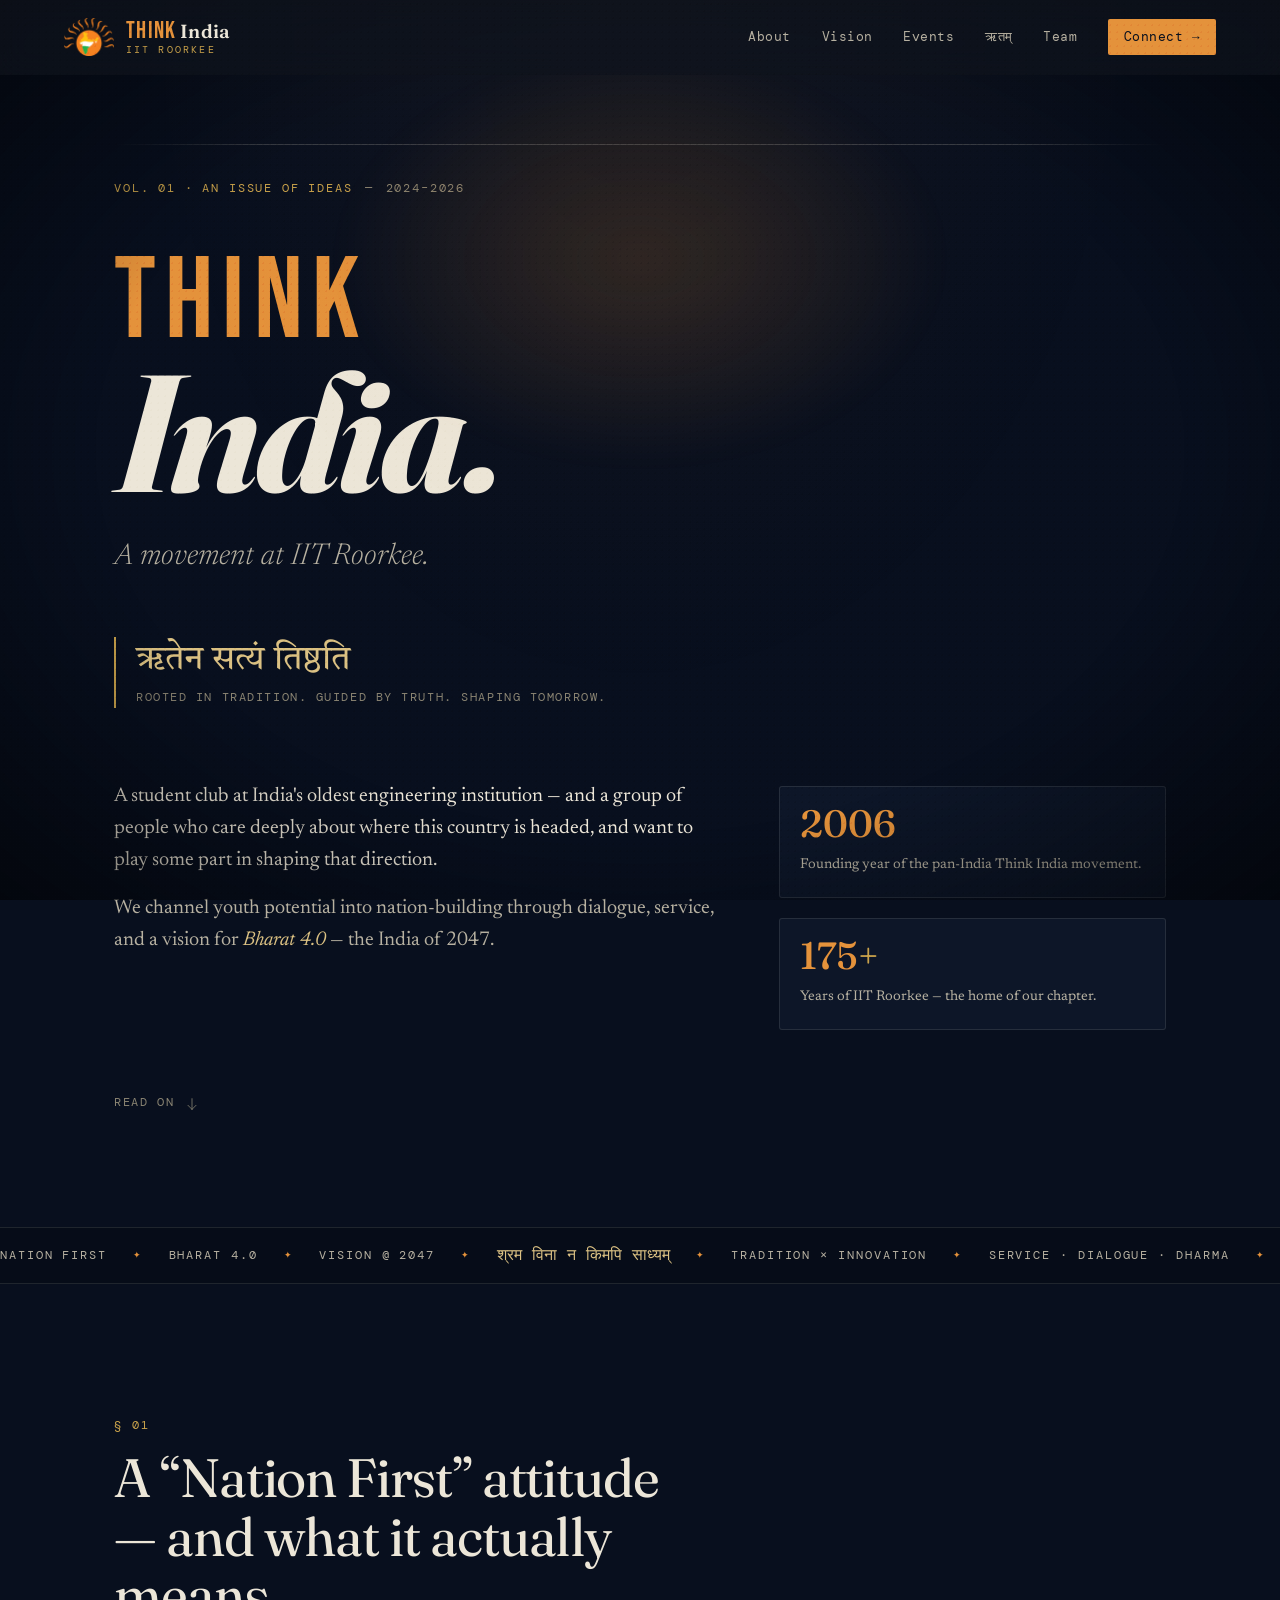
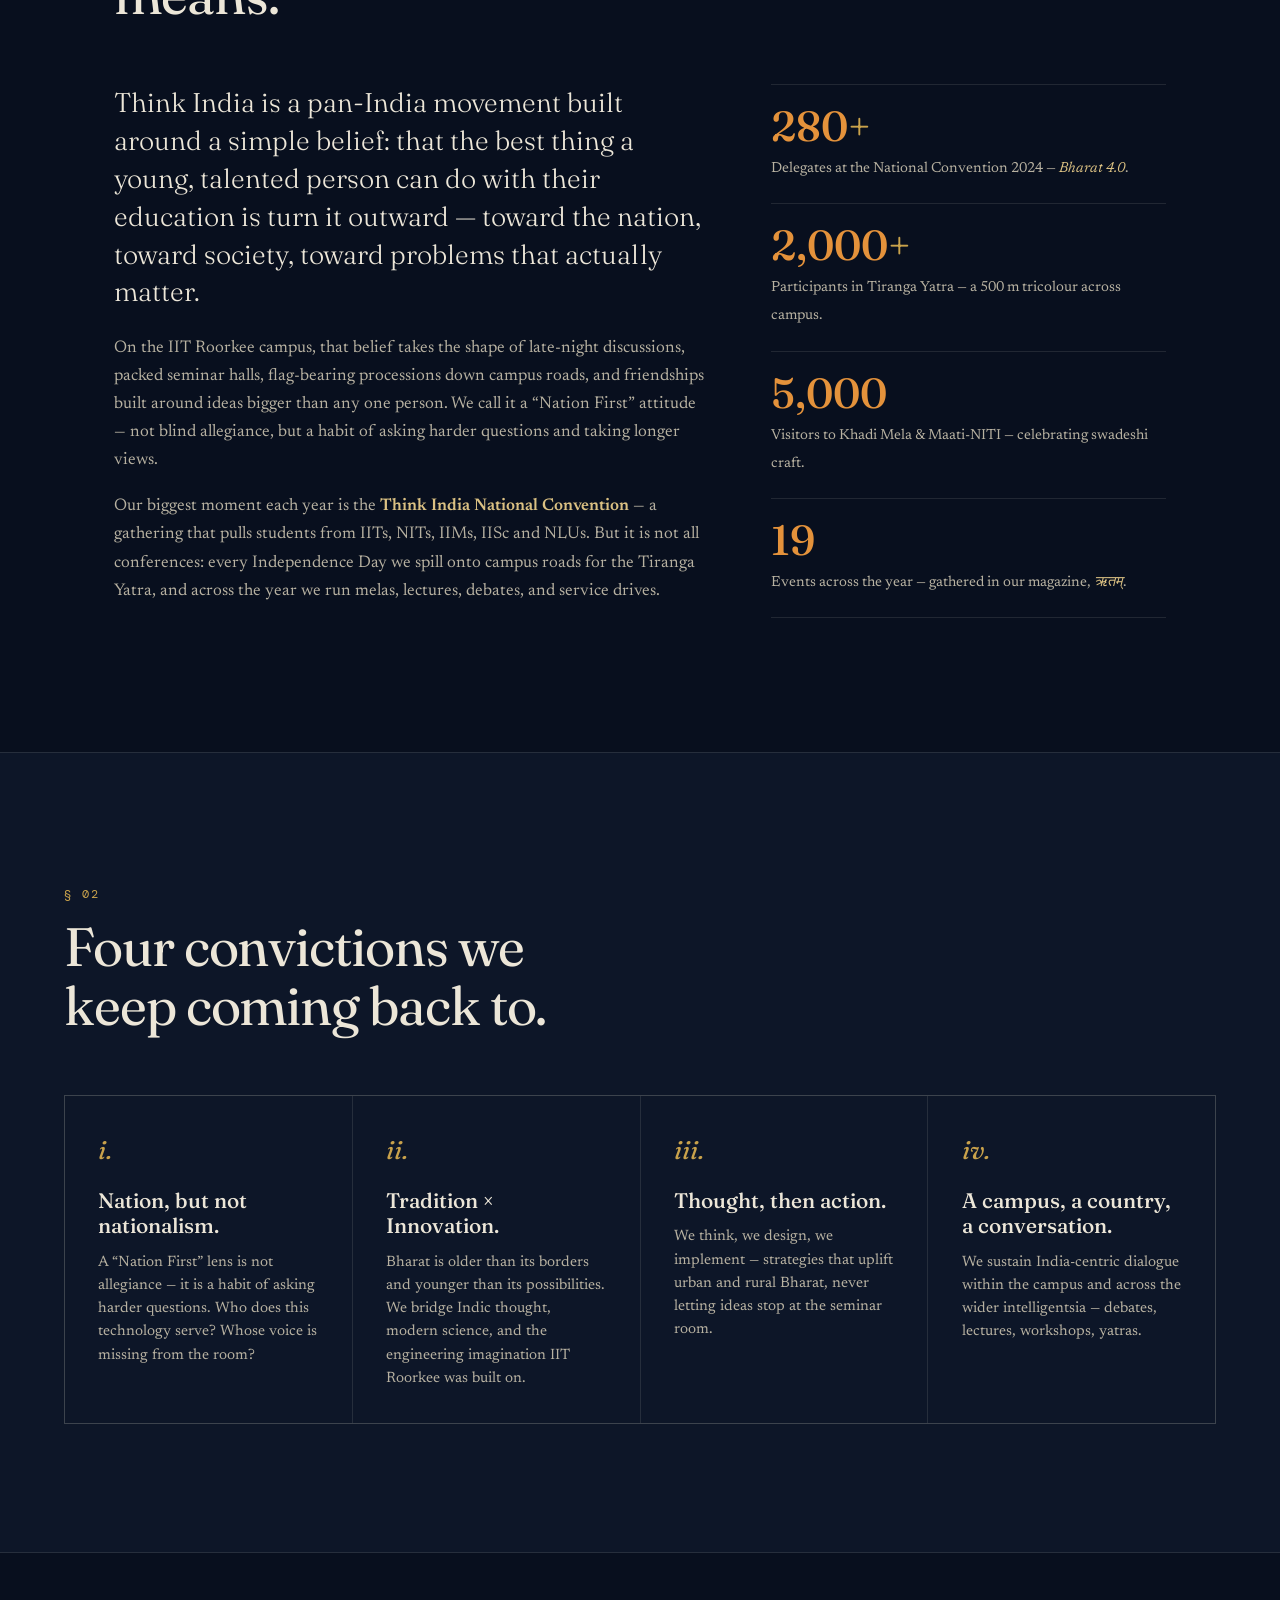
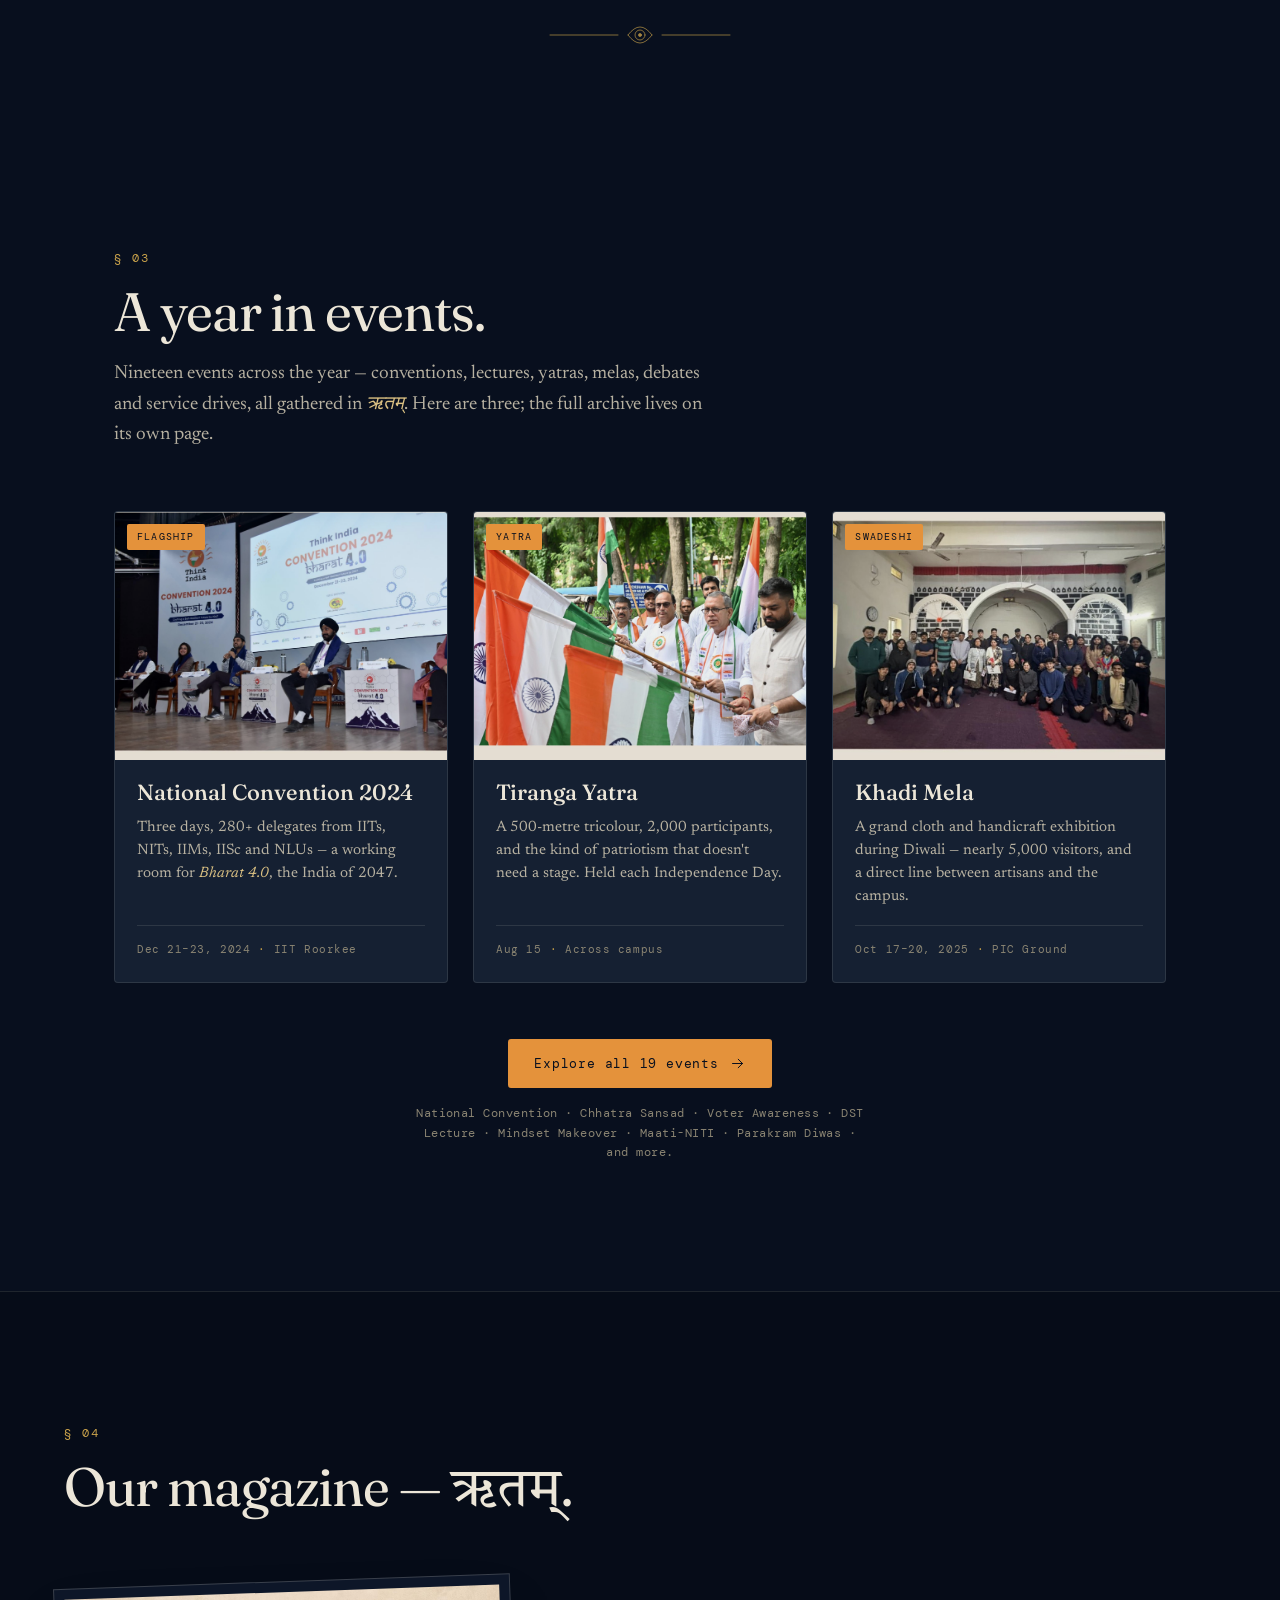
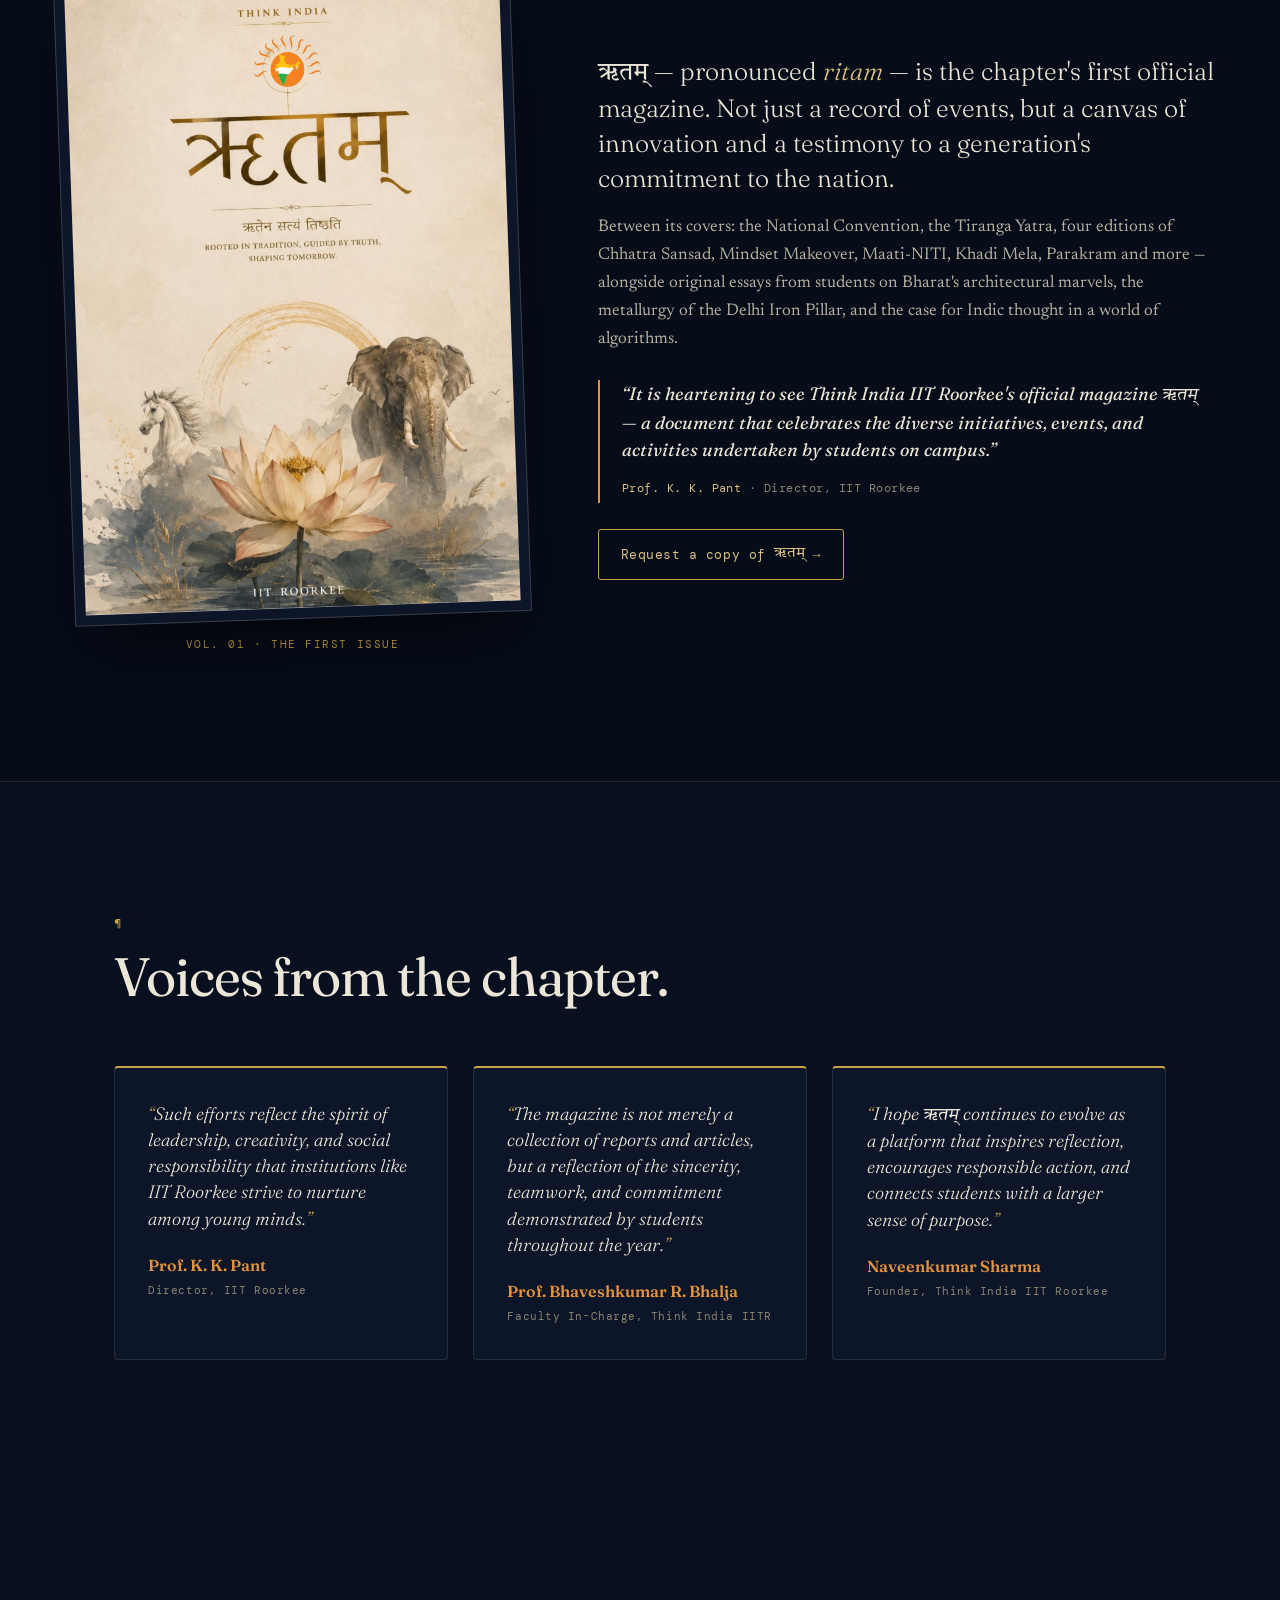
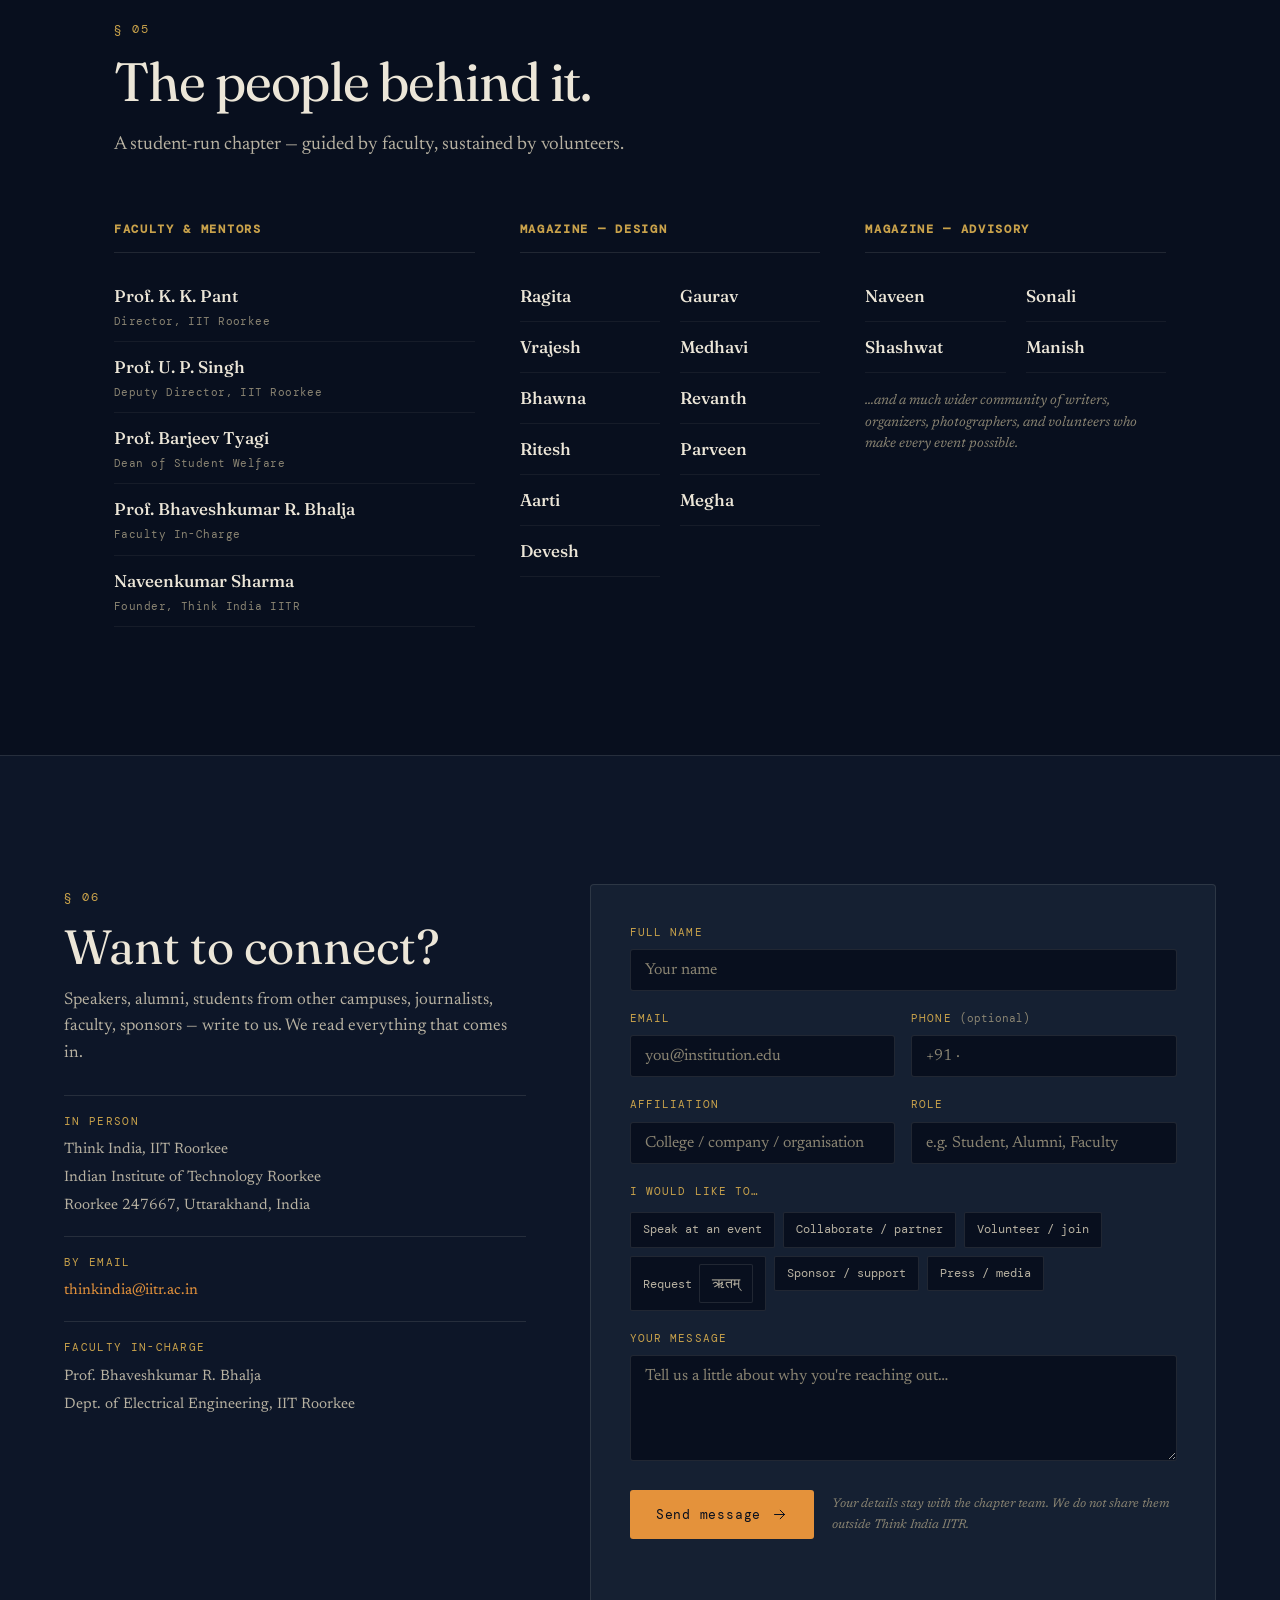
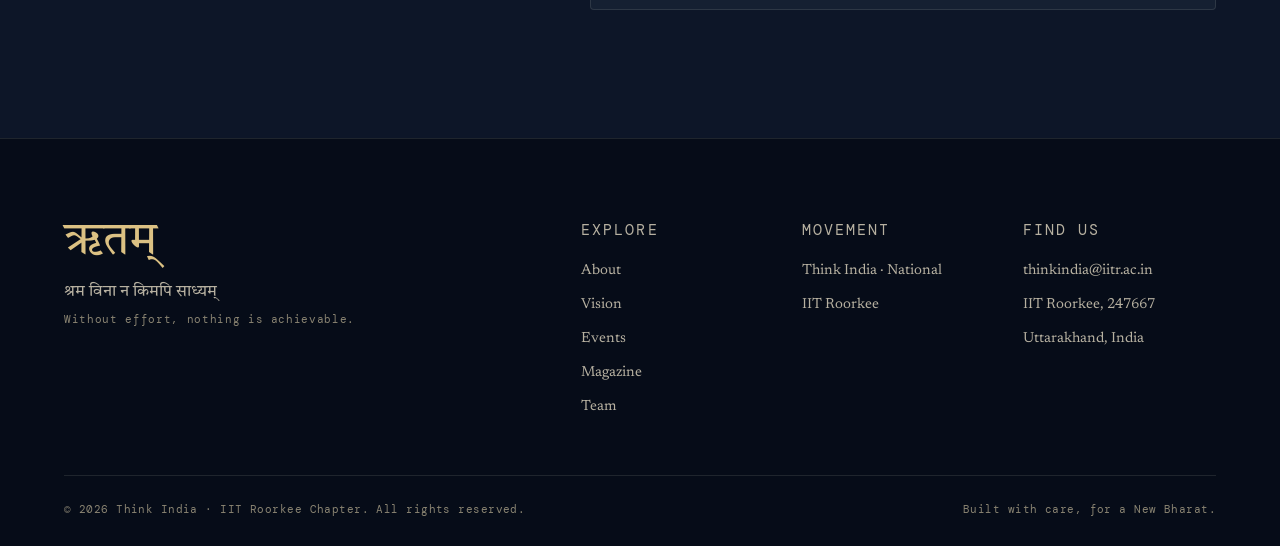
<file: index.html>
<!DOCTYPE html>
<html lang="en">
<head>
  <meta charset="UTF-8" />
  <meta name="viewport" content="width=device-width, initial-scale=1.0" />
  <title>Think India · IIT Roorkee — Rooted in Tradition, Guided by Truth</title>
  <meta name="description" content="Think India, IIT Roorkee — a student movement at India's oldest engineering institution, channeling youth potential into nation-building through dialogue, service, and a vision for Bharat 4.0." />

  <!-- Fonts: Fraunces (display) + Newsreader (body) + Tiro Devanagari Sanskrit (ऋतम्) + DM Mono (labels) -->
  <link rel="preconnect" href="https://fonts.googleapis.com">
  <link rel="preconnect" href="https://fonts.gstatic.com" crossorigin>
  <link href="https://fonts.googleapis.com/css2?family=Bebas+Neue&family=Fraunces:ital,opsz,wght,SOFT,WONK@0,9..144,300..900,0..100,0..1;1,9..144,300..900,0..100,0..1&family=Newsreader:ital,opsz,wght@0,6..72,300..700;1,6..72,300..700&family=Tiro+Devanagari+Sanskrit:ital@0;1&family=DM+Mono:wght@400;500&display=swap" rel="stylesheet">

  <link rel="stylesheet" href="styles.css" />
</head>
<body>

  <!-- ───────────────────────────  GRAIN OVERLAY  ─────────────────────────── -->
  <div class="grain" aria-hidden="true"></div>

  <!-- ───────────────────────────  NAVBAR  ─────────────────────────── -->
  <header class="nav" id="nav">
    <a href="#top" class="brand" aria-label="Think India IIT Roorkee — home">
      <img src="images/logo-nav.png" class="brand-mark" alt="Think India logo" width="102" height="78" />
      <span class="brand-text">
        <span class="brand-name"><span class="brand-think">Think</span> India</span>
        <span class="brand-sub">IIT Roorkee</span>
      </span>
    </a>

    <nav class="nav-links" aria-label="Primary">
      <a href="#about">About</a>
      <a href="#pillars">Vision</a>
      <a href="events.html">Events</a>
      <a href="#magazine">ऋतम्</a>
      <a href="team.html">Team</a>
      <a href="#connect" class="nav-cta">Connect →</a>
    </nav>

    <button class="nav-toggle" aria-label="Toggle menu" aria-expanded="false">
      <span></span><span></span><span></span>
    </button>
  </header>

  <!-- ───────────────────────────  HERO  ─────────────────────────── -->
  <section class="hero" id="top">
    <div class="hero-glow" aria-hidden="true"></div>
    <div class="hero-rule" aria-hidden="true"></div>

    <div class="hero-meta">
      <span class="hero-meta-label">Vol. 01 · An Issue of Ideas</span>
      <span class="hero-meta-divider">—</span>
      <span class="hero-meta-year">2024–2026</span>
    </div>

    <h1 class="hero-title">
      <span class="hero-title-pre">Think</span>
      <span class="hero-title-main">India.</span>
      <span class="hero-title-sub">A movement at IIT Roorkee.</span>
    </h1>

    <div class="hero-shloka">
      <p class="hero-shloka-sanskrit devnagri">ऋतेन सत्यं तिष्ठति</p>
      <p class="hero-shloka-en">Rooted in tradition. Guided by truth. Shaping tomorrow.</p>
    </div>

    <div class="hero-grid">
      <div class="hero-grid-col hero-lede">
        <p>A student club at India's oldest engineering institution — and a group of people who care deeply about where this country is headed, and want to play some part in shaping that direction.</p>
        <p class="hero-lede-2">We channel youth potential into nation-building through dialogue, service, and a vision for <em>Bharat 4.0</em> — the India of 2047.</p>
      </div>

      <aside class="hero-grid-col hero-aside">
        <div class="hero-stat">
          <span class="hero-stat-num">2006</span>
          <span class="hero-stat-label">Founding year of the pan-India Think India movement.</span>
        </div>
        <div class="hero-stat">
          <span class="hero-stat-num">175<span class="hero-stat-plus">+</span></span>
          <span class="hero-stat-label">Years of IIT Roorkee — the home of our chapter.</span>
        </div>
      </aside>
    </div>

    <a href="#about" class="hero-scroll" aria-label="Scroll to read more">
      <span>Read on</span>
      <svg viewBox="0 0 24 24" aria-hidden="true"><path d="M12 4v16m0 0-6-6m6 6 6-6" stroke="currentColor" stroke-width="1.2" fill="none" stroke-linecap="round"/></svg>
    </a>
  </section>

  <!-- ───────────────────────────  RUNNING TICKER  ─────────────────────────── -->
  <div class="ticker" aria-hidden="true">
    <div class="ticker-track">
      <span>Nation First</span><span class="ticker-dot">✦</span>
      <span>Bharat 4.0</span><span class="ticker-dot">✦</span>
      <span>Vision @ 2047</span><span class="ticker-dot">✦</span>
      <span class="devnagri">श्रम विना न किमपि साध्यम्</span><span class="ticker-dot">✦</span>
      <span>Tradition × Innovation</span><span class="ticker-dot">✦</span>
      <span>Service · Dialogue · Dharma</span><span class="ticker-dot">✦</span>
      <span>Nation First</span><span class="ticker-dot">✦</span>
      <span>Bharat 4.0</span><span class="ticker-dot">✦</span>
      <span>Vision @ 2047</span><span class="ticker-dot">✦</span>
      <span class="devnagri">श्रम विना न किमपि साध्यम्</span><span class="ticker-dot">✦</span>
      <span>Tradition × Innovation</span><span class="ticker-dot">✦</span>
      <span>Service · Dialogue · Dharma</span><span class="ticker-dot">✦</span>
    </div>
  </div>

  <!-- ───────────────────────────  ABOUT  ─────────────────────────── -->
  <section class="section section-about" id="about">
    <header class="section-head">
      <span class="section-num">§ 01</span>
      <h2 class="section-title">A “Nation&nbsp;First” attitude — and what it actually means.</h2>
    </header>

    <div class="about-grid">
      <div class="about-text">
        <p class="about-lead">Think India is a pan-India movement built around a simple belief: that the best thing a young, talented person can do with their education is turn it outward — toward the nation, toward society, toward problems that actually matter.</p>

        <p>On the IIT Roorkee campus, that belief takes the shape of late-night discussions, packed seminar halls, flag-bearing processions down campus roads, and friendships built around ideas bigger than any one person. We call it a “Nation First” attitude — not blind allegiance, but a habit of asking harder questions and taking longer views.</p>

        <p>Our biggest moment each year is the <strong>Think India National Convention</strong> — a gathering that pulls students from IITs, NITs, IIMs, IISc and NLUs. But it is not all conferences: every Independence Day we spill onto campus roads for the Tiranga Yatra, and across the year we run melas, lectures, debates, and service drives.</p>
      </div>

      <aside class="about-stats" aria-label="Highlights">
        <div class="stat">
          <span class="stat-figure">280<span class="stat-plus">+</span></span>
          <span class="stat-line">Delegates at the National Convention 2024 — <em>Bharat 4.0</em>.</span>
        </div>
        <div class="stat">
          <span class="stat-figure">2,000<span class="stat-plus">+</span></span>
          <span class="stat-line">Participants in Tiranga Yatra — a 500&nbsp;m tricolour across campus.</span>
        </div>
        <div class="stat">
          <span class="stat-figure">5,000</span>
          <span class="stat-line">Visitors to Khadi Mela &amp; Maati-NITI — celebrating swadeshi craft.</span>
        </div>
        <div class="stat">
          <span class="stat-figure">19</span>
          <span class="stat-line">Events across the year — gathered in our magazine, <em>ऋतम्</em>.</span>
        </div>
      </aside>
    </div>
  </section>

  <!-- ───────────────────────────  PILLARS  ─────────────────────────── -->
  <section class="section section-pillars" id="pillars">
    <header class="section-head">
      <span class="section-num">§ 02</span>
      <h2 class="section-title">Four convictions we keep coming back to.</h2>
    </header>

    <div class="pillars">
      <article class="pillar">
        <span class="pillar-num">i.</span>
        <h3 class="pillar-title">Nation, but not nationalism.</h3>
        <p>A “Nation First” lens is not allegiance — it is a habit of asking harder questions. Who does this technology serve? Whose voice is missing from the room?</p>
      </article>

      <article class="pillar">
        <span class="pillar-num">ii.</span>
        <h3 class="pillar-title">Tradition × Innovation.</h3>
        <p>Bharat is older than its borders and younger than its possibilities. We bridge Indic thought, modern science, and the engineering imagination IIT Roorkee was built on.</p>
      </article>

      <article class="pillar">
        <span class="pillar-num">iii.</span>
        <h3 class="pillar-title">Thought, then action.</h3>
        <p>We think, we design, we implement — strategies that uplift urban and rural Bharat, never letting ideas stop at the seminar room.</p>
      </article>

      <article class="pillar">
        <span class="pillar-num">iv.</span>
        <h3 class="pillar-title">A campus, a country, a conversation.</h3>
        <p>We sustain India-centric dialogue within the campus and across the wider intelligentsia — debates, lectures, workshops, yatras.</p>
      </article>
    </div>
  </section>

  <!-- ───────────────────────────  ORNAMENT  ─────────────────────────── -->
  <div class="ornament" aria-hidden="true">
    <svg viewBox="0 0 200 24" preserveAspectRatio="xMidYMid meet">
      <g stroke="currentColor" fill="none" stroke-width="0.8" stroke-linecap="round">
        <line x1="10" y1="12" x2="78" y2="12"/>
        <line x1="122" y1="12" x2="190" y2="12"/>
        <circle cx="100" cy="12" r="5"/>
        <circle cx="100" cy="12" r="1.5" fill="currentColor"/>
        <path d="M88 12 Q 94 4, 100 4 Q 106 4, 112 12"/>
        <path d="M88 12 Q 94 20, 100 20 Q 106 20, 112 12"/>
      </g>
    </svg>
  </div>

  <!-- ───────────────────────────  EVENTS  ─────────────────────────── -->
  <section class="section section-events" id="events">
    <header class="section-head">
      <span class="section-num">§ 03</span>
      <h2 class="section-title">A year in events.</h2>
      <p class="section-deck">Nineteen events across the year — conventions, lectures, yatras, melas, debates and service drives, all gathered in <em>ऋतम्</em>. Here are three; the full archive lives on its own page.</p>
    </header>

    <div class="events-feature">

      <a class="ev-card" href="events.html#convention">
        <div class="ev-card-media">
          <img src="images/event-convention.jpg" alt="Panel discussion at the Think India National Convention 2024" loading="lazy" />
          <span class="ev-card-tag">Flagship</span>
        </div>
        <div class="ev-card-body">
          <h3 class="ev-card-title">National Convention 2024</h3>
          <p class="ev-card-text">Three days, 280+ delegates from IITs, NITs, IIMs, IISc and NLUs — a working room for <em>Bharat 4.0</em>, the India of 2047.</p>
          <div class="ev-card-meta"><span>Dec 21–23, 2024</span><span class="ev-dot">·</span><span>IIT Roorkee</span></div>
        </div>
      </a>

      <a class="ev-card" href="events.html#tiranga-yatra">
        <div class="ev-card-media">
          <img src="images/event-tiranga.jpg" alt="Students holding the tricolour during the Tiranga Yatra" loading="lazy" />
          <span class="ev-card-tag">Yatra</span>
        </div>
        <div class="ev-card-body">
          <h3 class="ev-card-title">Tiranga Yatra</h3>
          <p class="ev-card-text">A 500-metre tricolour, 2,000 participants, and the kind of patriotism that doesn't need a stage. Held each Independence Day.</p>
          <div class="ev-card-meta"><span>Aug 15</span><span class="ev-dot">·</span><span>Across campus</span></div>
        </div>
      </a>

      <a class="ev-card" href="events.html#khadi-mela">
        <div class="ev-card-media">
          <img src="images/event-khadi.jpg" alt="Students at the Khadi Mela handicraft exhibition" loading="lazy" />
          <span class="ev-card-tag">Swadeshi</span>
        </div>
        <div class="ev-card-body">
          <h3 class="ev-card-title">Khadi Mela</h3>
          <p class="ev-card-text">A grand cloth and handicraft exhibition during Diwali — nearly 5,000 visitors, and a direct line between artisans and the campus.</p>
          <div class="ev-card-meta"><span>Oct 17–20, 2025</span><span class="ev-dot">·</span><span>PIC Ground</span></div>
        </div>
      </a>

    </div>

    <div class="events-cta">
      <a href="events.html" class="btn-primary">
        <span>Explore all 19 events</span>
        <svg viewBox="0 0 24 24" aria-hidden="true"><path d="M5 12h14m0 0-6-6m6 6-6 6" stroke="currentColor" stroke-width="1.4" fill="none" stroke-linecap="round"/></svg>
      </a>
      <span class="events-cta-note">National Convention · Chhatra Sansad · Voter Awareness · DST Lecture · Mindset Makeover · Maati-NITI · Parakram Diwas · and more.</span>
    </div>
  </section>

  <!-- ───────────────────────────  MAGAZINE: ऋतम्  ─────────────────────────── -->
  <section class="section section-magazine" id="magazine">
    <header class="section-head section-head-light">
      <span class="section-num section-num-light">§ 04</span>
      <h2 class="section-title section-title-light">Our magazine — <span class="devnagri">ऋतम्</span>.</h2>
    </header>

    <div class="magazine-grid">
      <div class="magazine-cover-wrap">
        <div class="magazine-cover-frame">
          <img src="images/magazine-cover.jpg" alt="Cover of ऋतम्, the first magazine of Think India IIT Roorkee" />
        </div>
        <span class="magazine-cover-cap">Vol. 01 · The first issue</span>
      </div>

      <div class="magazine-text">
        <p class="magazine-deck"><span class="devnagri">ऋतम्</span> — pronounced <em>ritam</em> — is the chapter's first official magazine. Not just a record of events, but a canvas of innovation and a testimony to a generation's commitment to the nation.</p>

        <p>Between its covers: the National Convention, the Tiranga Yatra, four editions of Chhatra Sansad, Mindset Makeover, Maati-NITI, Khadi Mela, Parakram and more — alongside original essays from students on Bharat's architectural marvels, the metallurgy of the Delhi Iron Pillar, and the case for Indic thought in a world of algorithms.</p>

        <blockquote>
          <p>“It is heartening to see Think India IIT Roorkee's official magazine <span class="devnagri">ऋतम्</span> — a document that celebrates the diverse initiatives, events, and activities undertaken by students on campus.”</p>
          <cite>Prof. K. K. Pant<span> · Director, IIT Roorkee</span></cite>
        </blockquote>

        <a href="#connect" class="btn-ghost">Request a copy of <span class="devnagri">ऋतम्</span> →</a>
      </div>
    </div>
  </section>

  <!-- ───────────────────────────  VOICES  ─────────────────────────── -->
  <section class="section section-voices">
    <header class="section-head">
      <span class="section-num">¶</span>
      <h2 class="section-title">Voices from the chapter.</h2>
    </header>

    <div class="voices">
      <figure class="voice">
        <blockquote>
          <p>Such efforts reflect the spirit of leadership, creativity, and social responsibility that institutions like IIT Roorkee strive to nurture among young minds.</p>
        </blockquote>
        <figcaption>
          <span class="voice-name">Prof. K. K. Pant</span>
          <span class="voice-role">Director, IIT Roorkee</span>
        </figcaption>
      </figure>

      <figure class="voice">
        <blockquote>
          <p>The magazine is not merely a collection of reports and articles, but a reflection of the sincerity, teamwork, and commitment demonstrated by students throughout the year.</p>
        </blockquote>
        <figcaption>
          <span class="voice-name">Prof. Bhaveshkumar R. Bhalja</span>
          <span class="voice-role">Faculty In-Charge, Think India IITR</span>
        </figcaption>
      </figure>

      <figure class="voice">
        <blockquote>
          <p>I hope <span class="devnagri">ऋतम्</span> continues to evolve as a platform that inspires reflection, encourages responsible action, and connects students with a larger sense of purpose.</p>
        </blockquote>
        <figcaption>
          <span class="voice-name">Naveenkumar Sharma</span>
          <span class="voice-role">Founder, Think India IIT Roorkee</span>
        </figcaption>
      </figure>
    </div>
  </section>

  <!-- ───────────────────────────  TEAM  ─────────────────────────── -->
  <section class="section section-team" id="team">
    <header class="section-head">
      <span class="section-num">§ 05</span>
      <h2 class="section-title">The people behind it.</h2>
      <p class="section-deck">A student-run chapter — guided by faculty, sustained by volunteers.</p>
    </header>

    <div class="team-grid">
      <div class="team-block">
        <h3 class="team-block-title">Faculty &amp; mentors</h3>
        <ul class="team-list">
          <li><span class="team-name">Prof. K. K. Pant</span><span class="team-role">Director, IIT Roorkee</span></li>
          <li><span class="team-name">Prof. U. P. Singh</span><span class="team-role">Deputy Director, IIT Roorkee</span></li>
          <li><span class="team-name">Prof. Barjeev Tyagi</span><span class="team-role">Dean of Student Welfare</span></li>
          <li><span class="team-name">Prof. Bhaveshkumar R. Bhalja</span><span class="team-role">Faculty In-Charge</span></li>
          <li><span class="team-name">Naveenkumar Sharma</span><span class="team-role">Founder, Think India IITR</span></li>
        </ul>
      </div>

      <div class="team-block">
        <h3 class="team-block-title">Magazine — design</h3>
        <ul class="team-list team-list-compact">
          <li><span class="team-name">Ragita</span></li>
          <li><span class="team-name">Gaurav</span></li>
          <li><span class="team-name">Vrajesh</span></li>
          <li><span class="team-name">Medhavi</span></li>
          <li><span class="team-name">Bhawna</span></li>
          <li><span class="team-name">Revanth</span></li>
          <li><span class="team-name">Ritesh</span></li>
          <li><span class="team-name">Parveen</span></li>
          <li><span class="team-name">Aarti</span></li>
          <li><span class="team-name">Megha</span></li>
          <li><span class="team-name">Devesh</span></li>
        </ul>
      </div>

      <div class="team-block">
        <h3 class="team-block-title">Magazine — advisory</h3>
        <ul class="team-list team-list-compact">
          <li><span class="team-name">Naveen</span></li>
          <li><span class="team-name">Sonali</span></li>
          <li><span class="team-name">Shashwat</span></li>
          <li><span class="team-name">Manish</span></li>
        </ul>
        <p class="team-note">…and a much wider community of writers, organizers, photographers, and volunteers who make every event possible.</p>
      </div>
    </div>
  </section>

  <!-- ───────────────────────────  CONNECT FORM  ─────────────────────────── -->
  <section class="section section-connect" id="connect">
    <div class="connect-grid">
      <div class="connect-text">
        <span class="section-num">§ 06</span>
        <h2 class="connect-title">Want to connect?</h2>
        <p class="connect-deck">Speakers, alumni, students from other campuses, journalists, faculty, sponsors — write to us. We read everything that comes in.</p>

        <ul class="connect-channels">
          <li>
            <span class="connect-channel-label">In person</span>
            <span class="connect-channel-value">Think India, IIT Roorkee<br/>Indian Institute of Technology Roorkee<br/>Roorkee 247667, Uttarakhand, India</span>
          </li>
          <li>
            <span class="connect-channel-label">By email</span>
            <a class="connect-channel-value" href="mailto:thinkindia@iitr.ac.in">thinkindia@iitr.ac.in</a>
          </li>
          <li>
            <span class="connect-channel-label">Faculty In-Charge</span>
            <span class="connect-channel-value">Prof. Bhaveshkumar R. Bhalja<br/>Dept. of Electrical Engineering, IIT Roorkee</span>
          </li>
        </ul>
      </div>

      <form class="connect-form" id="connect-form"
          name="connect"
          method="POST"
          data-netlify="true"
          netlify-honeypot="bot-field">
        <input type="hidden" name="form-name" value="connect" />
        <p class="hidden" style="display:none">
          <label>Don't fill this out: <input name="bot-field" /></label>
        </p>
        <div class="form-row">
          <label class="form-field">
            <span class="form-label">Full name</span>
            <input type="text" name="name" required autocomplete="name" placeholder="Your name" />
          </label>
        </div>

        <div class="form-row form-row-2">
          <label class="form-field">
            <span class="form-label">Email</span>
            <input type="email" name="email" required autocomplete="email" placeholder="you@institution.edu" />
          </label>
          <label class="form-field">
            <span class="form-label">Phone <span class="form-opt">(optional)</span></span>
            <input type="tel" name="phone" autocomplete="tel" placeholder="+91 ·" />
          </label>
        </div>

        <div class="form-row form-row-2">
          <label class="form-field">
            <span class="form-label">Affiliation</span>
            <input type="text" name="affiliation" placeholder="College / company / organisation" />
          </label>
          <label class="form-field">
            <span class="form-label">Role</span>
            <input type="text" name="role" placeholder="e.g. Student, Alumni, Faculty" />
          </label>
        </div>

        <div class="form-row">
          <fieldset class="form-fieldset">
            <legend class="form-label">I would like to…</legend>
            <div class="form-chips">
              <label class="chip"><input type="checkbox" name="interest" value="speak"/><span>Speak at an event</span></label>
              <label class="chip"><input type="checkbox" name="interest" value="collab"/><span>Collaborate / partner</span></label>
              <label class="chip"><input type="checkbox" name="interest" value="volunteer"/><span>Volunteer / join</span></label>
              <label class="chip"><input type="checkbox" name="interest" value="magazine"/><span>Request <span class="devnagri">ऋतम्</span></span></label>
              <label class="chip"><input type="checkbox" name="interest" value="sponsor"/><span>Sponsor / support</span></label>
              <label class="chip"><input type="checkbox" name="interest" value="press"/><span>Press / media</span></label>
            </div>
          </fieldset>
        </div>

        <div class="form-row">
          <label class="form-field">
            <span class="form-label">Your message</span>
            <textarea name="message" rows="5" required placeholder="Tell us a little about why you're reaching out…"></textarea>
          </label>
        </div>

        <div class="form-row form-row-actions">
          <button type="submit" class="btn-primary">
            <span>Send message</span>
            <svg viewBox="0 0 24 24" aria-hidden="true"><path d="M5 12h14m0 0-6-6m6 6-6 6" stroke="currentColor" stroke-width="1.4" fill="none" stroke-linecap="round"/></svg>
          </button>
          <span class="form-privacy">Your details stay with the chapter team. We do not share them outside Think India IITR.</span>
        </div>

        <div class="form-status" id="form-status" role="status" aria-live="polite"></div>
      </form>
    </div>
  </section>

  <!-- ───────────────────────────  FOOTER  ─────────────────────────── -->
  <footer class="footer">
    <div class="footer-top">
      <div class="footer-brand">
        <span class="footer-mark devnagri">ऋतम्</span>
        <p class="footer-motto devnagri">श्रम विना न किमपि साध्यम्</p>
        <p class="footer-motto-en">Without effort, nothing is achievable.</p>
      </div>

      <div class="footer-cols">
        <div class="footer-col">
          <span class="footer-col-title">Explore</span>
          <a href="#about">About</a>
          <a href="#pillars">Vision</a>
          <a href="events.html">Events</a>
          <a href="#magazine">Magazine</a>
          <a href="team.html">Team</a>
        </div>

        <div class="footer-col">
          <span class="footer-col-title">Movement</span>
          <a href="https://www.thinkindiaofficial.org" target="_blank" rel="noopener">Think India · National</a>
          <a href="https://www.iitr.ac.in" target="_blank" rel="noopener">IIT Roorkee</a>
        </div>

        <div class="footer-col">
          <span class="footer-col-title">Find us</span>
          <a href="mailto:thinkindia@iitr.ac.in">thinkindia@iitr.ac.in</a>
          <span>IIT Roorkee, 247667</span>
          <span>Uttarakhand, India</span>
        </div>
      </div>
    </div>

    <div class="footer-bottom">
      <span>© <span id="year">2026</span> Think India · IIT Roorkee Chapter. All rights reserved.</span>
      <span>Built with care, for a New Bharat.</span>
    </div>
  </footer>

  <script src="script.js"></script>
</body>
</html>
</file>
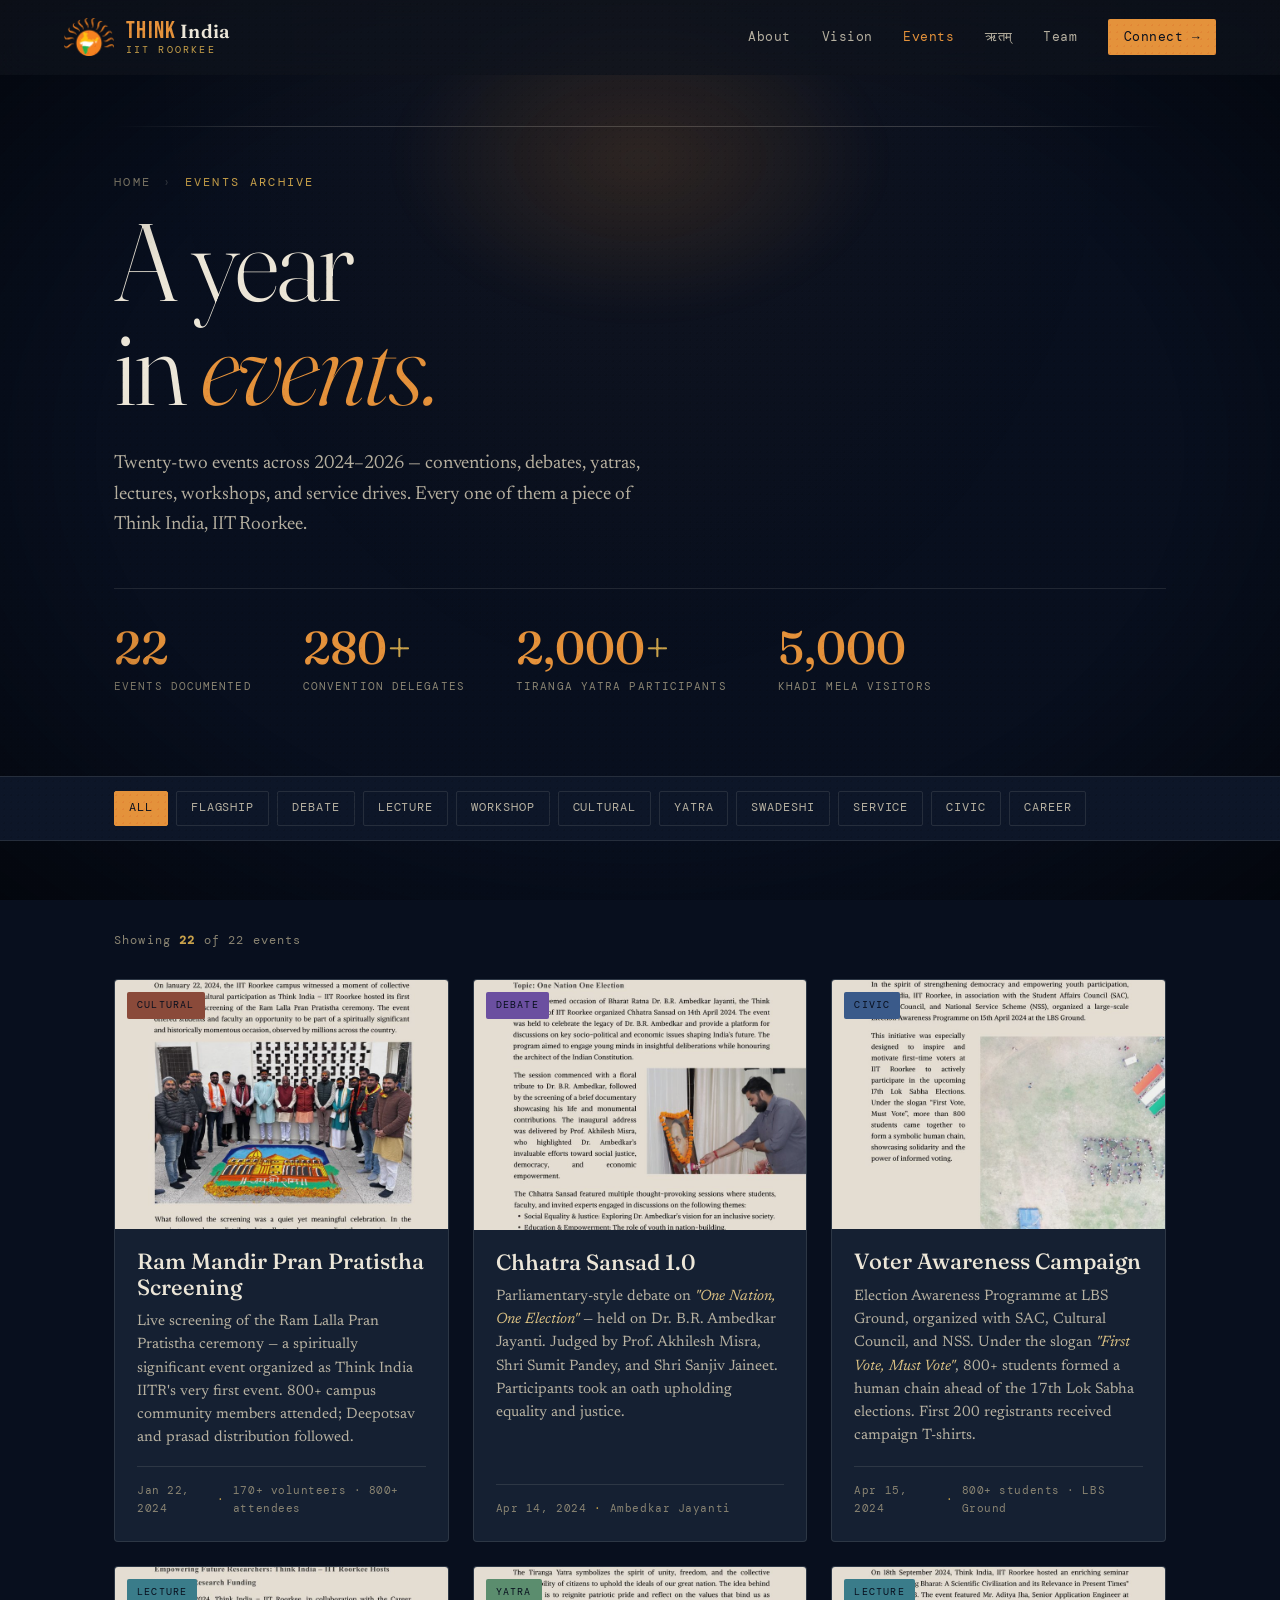
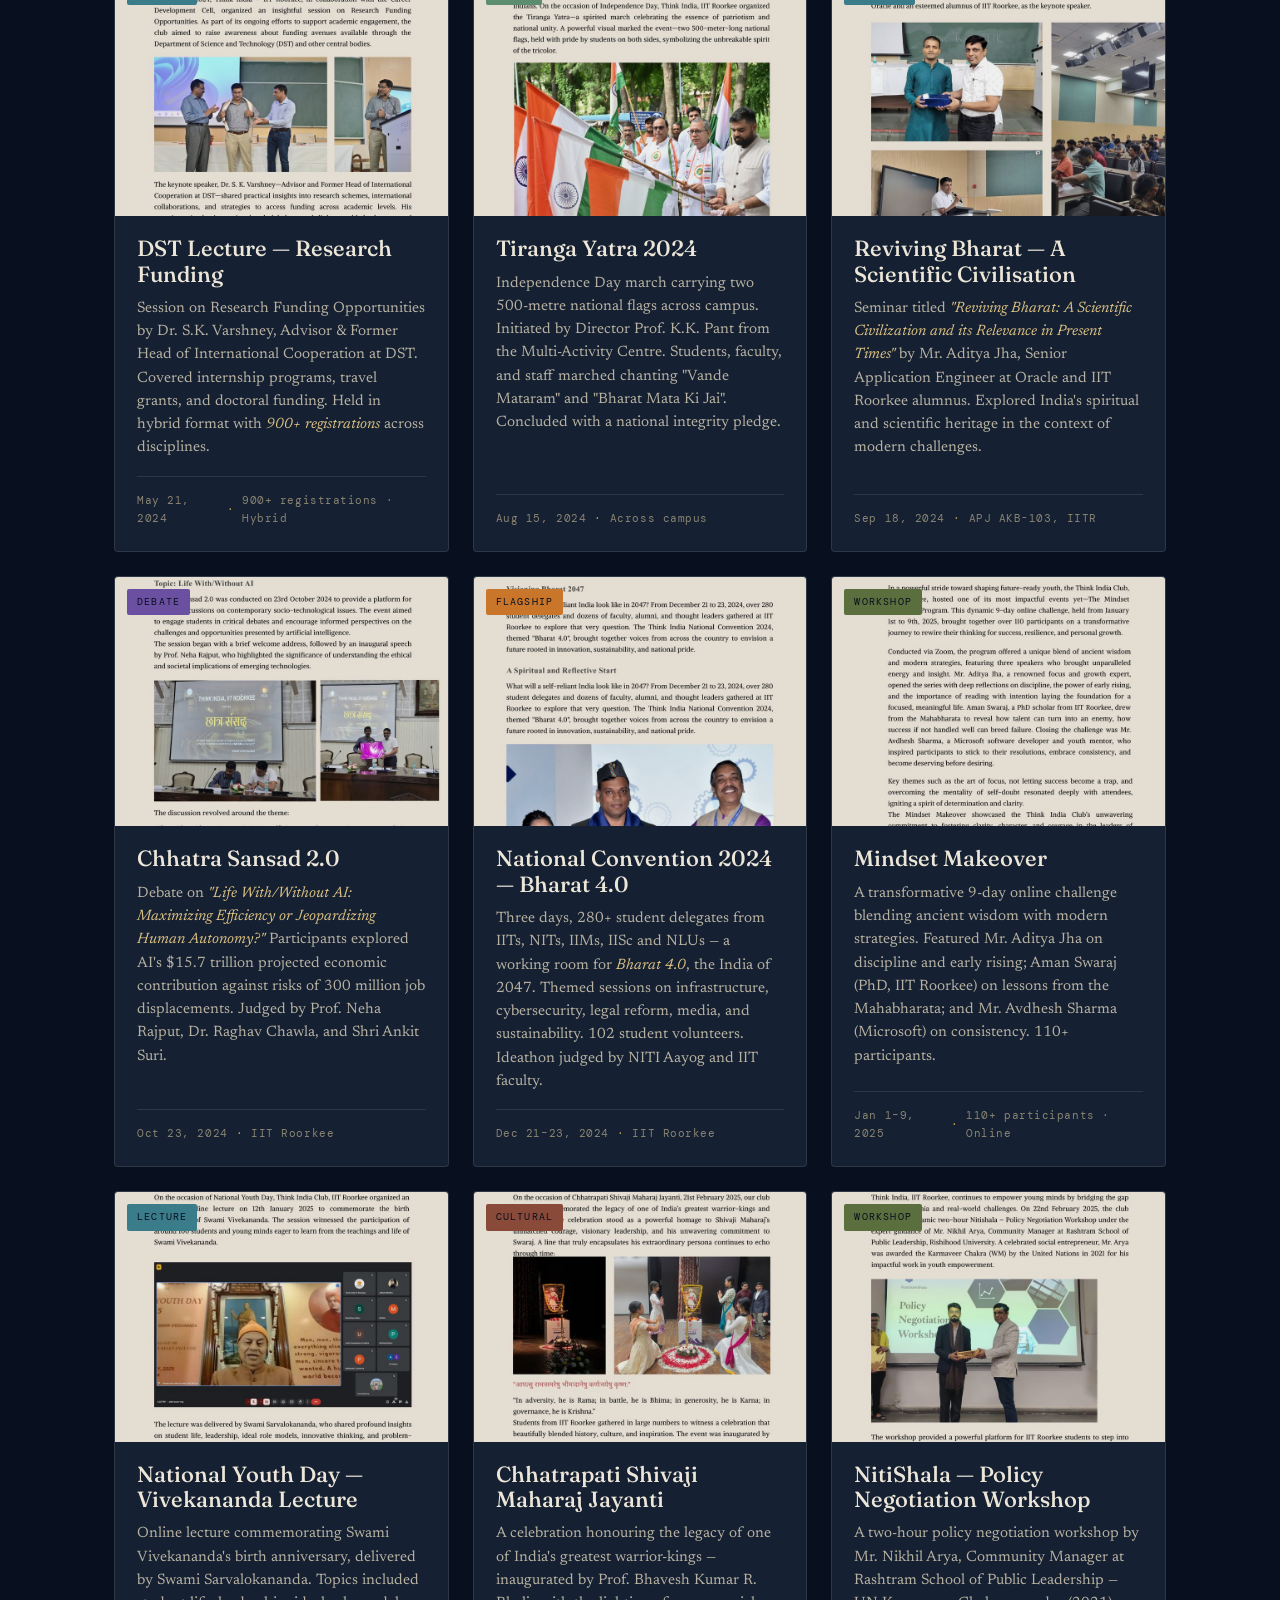
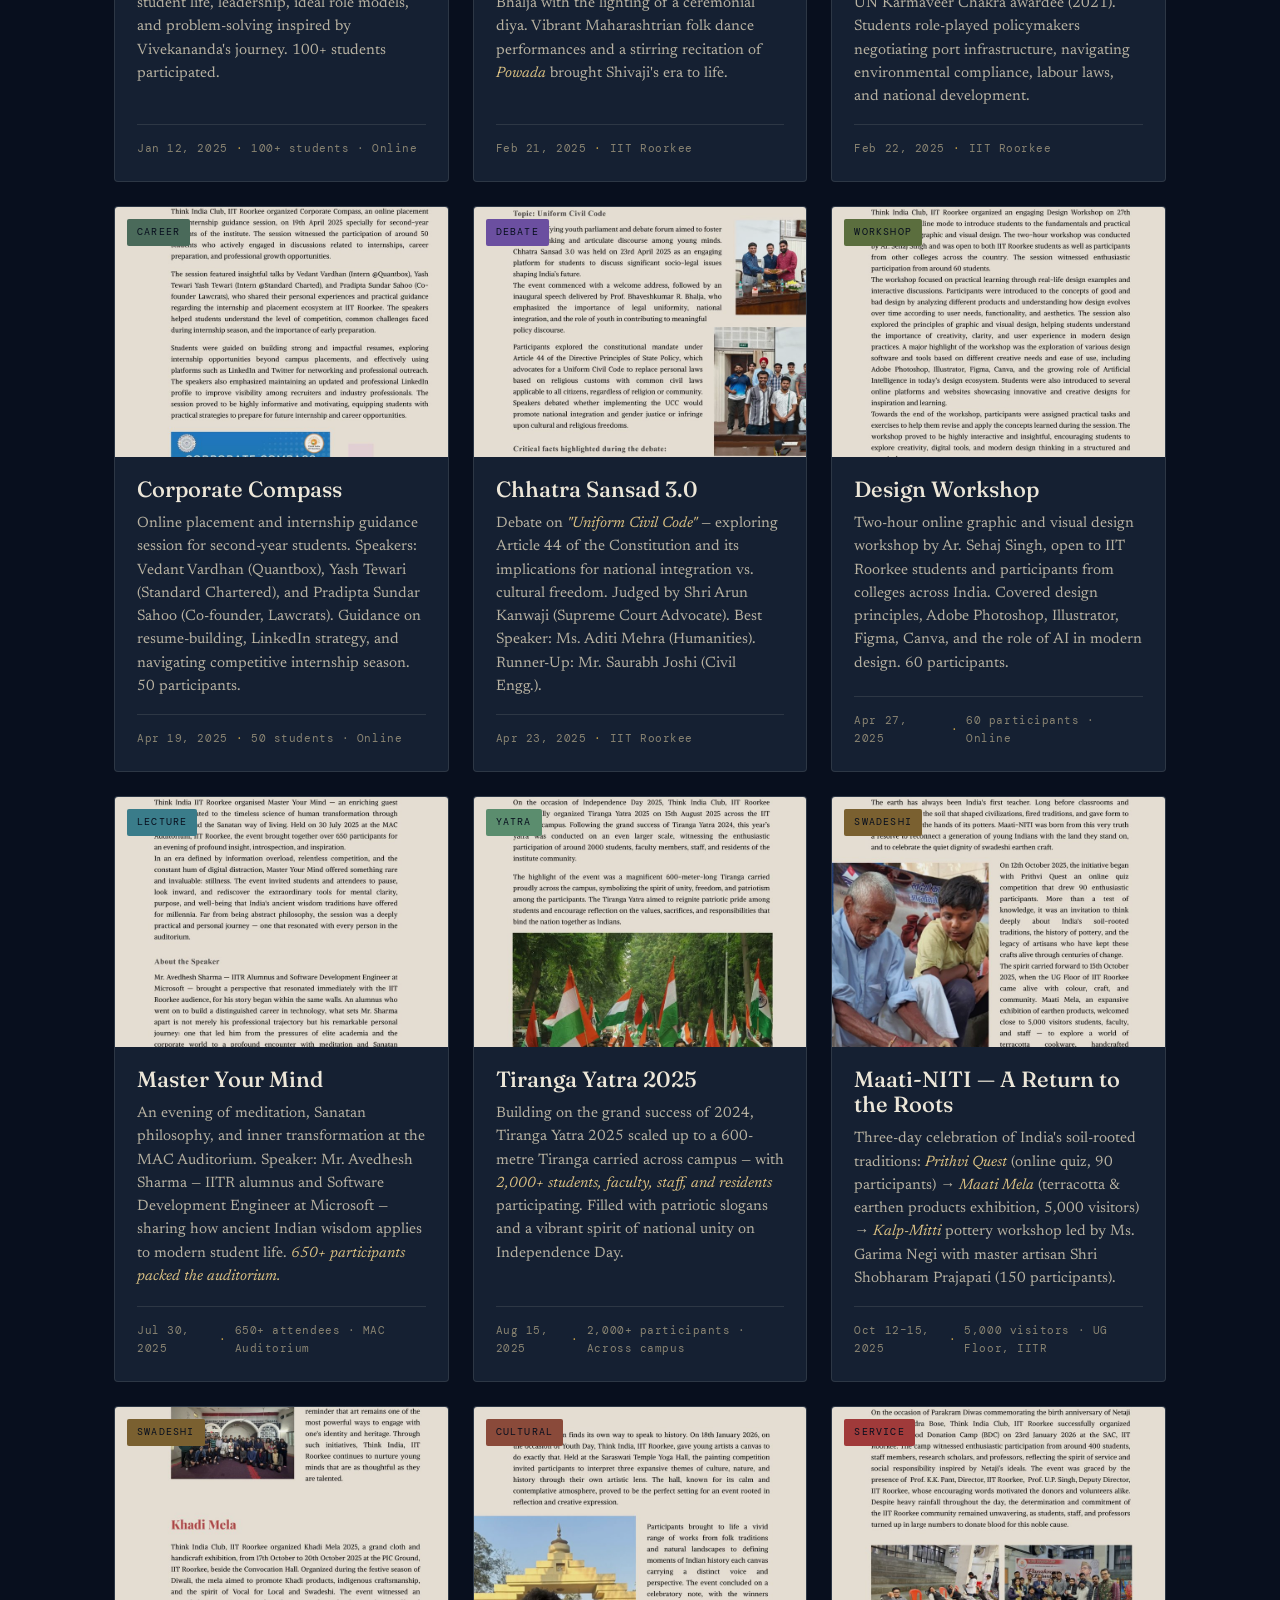
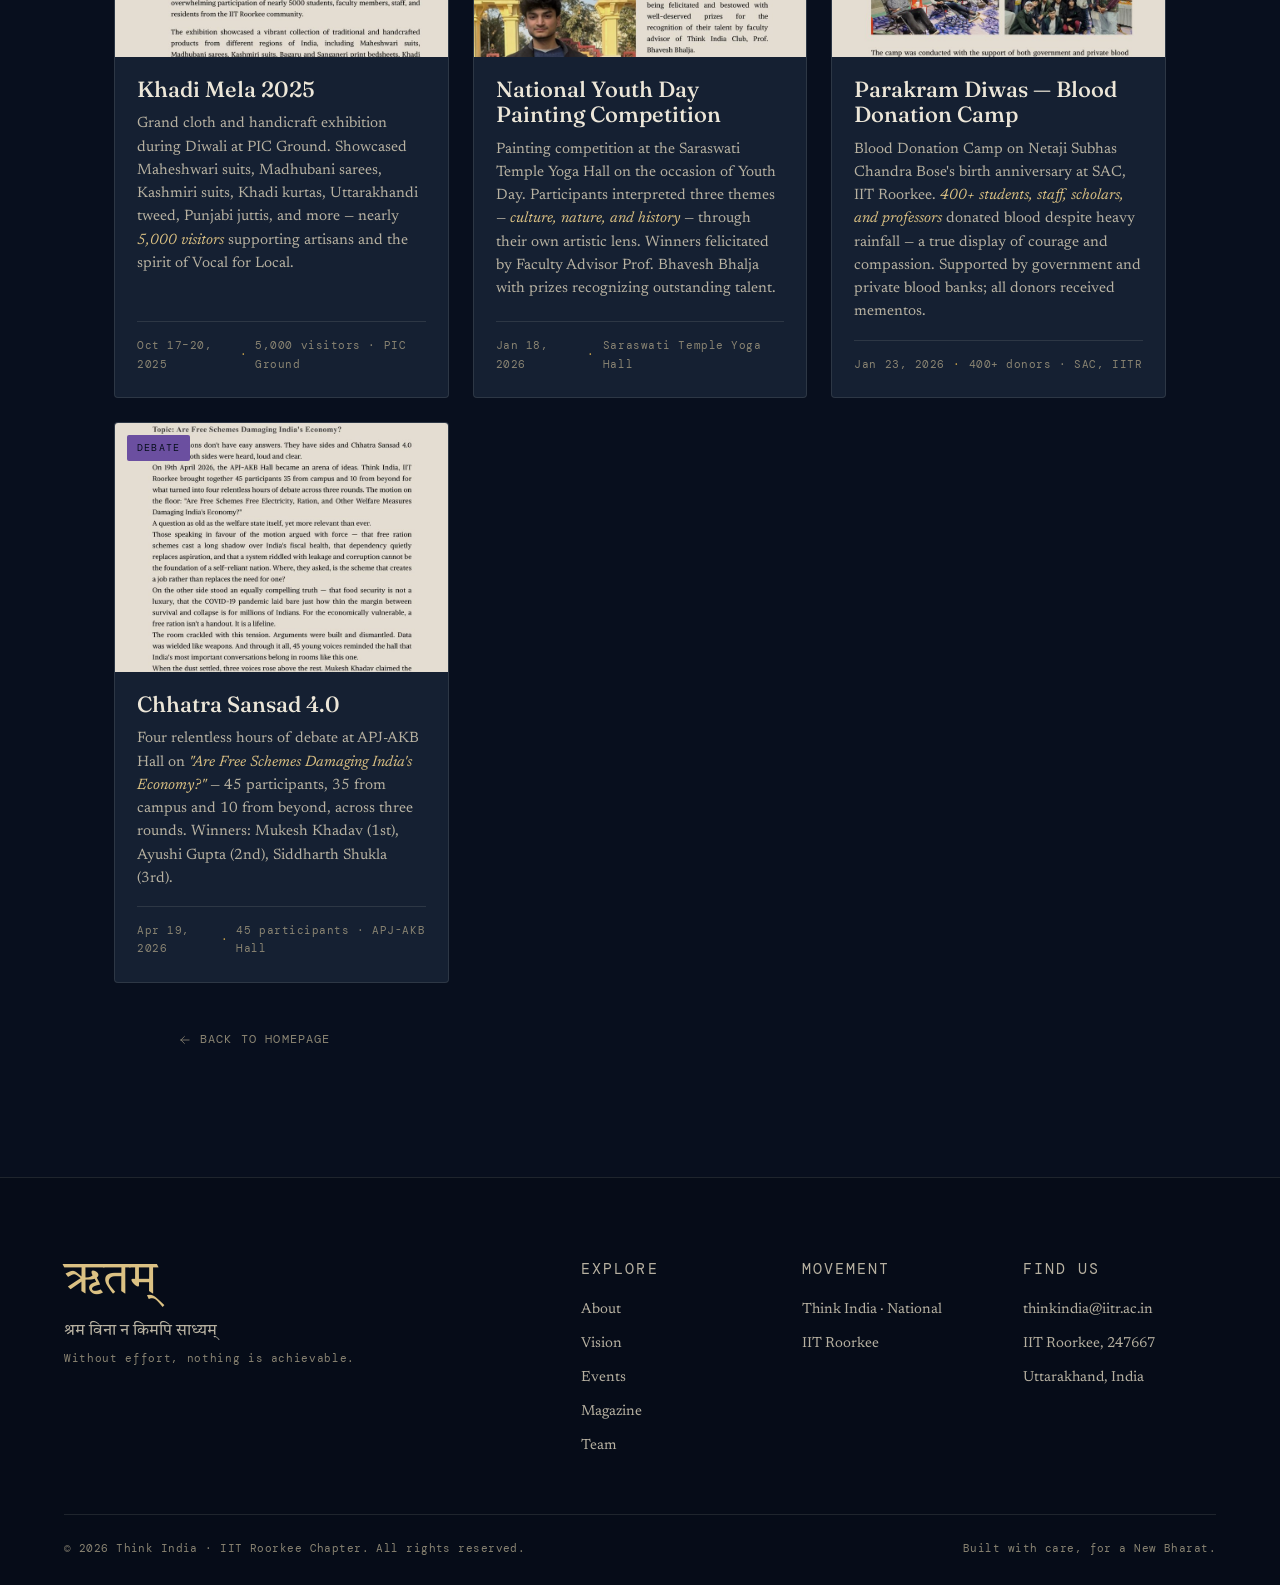
<file: events.html>
<!DOCTYPE html>
<html lang="en">
<head>
  <meta charset="UTF-8" />
  <meta name="viewport" content="width=device-width, initial-scale=1.0" />
  <title>Events — Think India · IIT Roorkee</title>
  <meta name="description" content="All 22 events by Think India, IIT Roorkee — conventions, debates, lectures, yatras, workshops, and service drives across 2024–2026." />

  <link rel="preconnect" href="https://fonts.googleapis.com">
  <link rel="preconnect" href="https://fonts.gstatic.com" crossorigin>
  <link href="https://fonts.googleapis.com/css2?family=Bebas+Neue&family=Fraunces:ital,opsz,wght,SOFT,WONK@0,9..144,300..900,0..100,0..1;1,9..144,300..900,0..100,0..1&family=Newsreader:ital,opsz,wght@0,6..72,300..700;1,6..72,300..700&family=Tiro+Devanagari+Sanskrit:ital@0;1&family=DM+Mono:wght@400;500&display=swap" rel="stylesheet">

  <link rel="stylesheet" href="styles.css" />
  <style>
    /* ── Events-page–specific styles ── */

    .ev-hero {
      max-width: var(--maxw);
      margin: 0 auto;
      padding: clamp(120px,18vh,200px) var(--shell-pad-x) clamp(48px,7vw,80px);
      position: relative;
    }
    .ev-hero-glow {
      position: absolute;
      top: 0; left: 50%;
      transform: translateX(-50%);
      width: min(500px, 80vw);
      height: 320px;
      background: radial-gradient(ellipse, rgba(228,146,59,0.14) 0%, transparent 70%);
      pointer-events: none;
      filter: blur(12px);
    }
    .ev-hero-rule {
      position: absolute;
      top: clamp(100px,14vh,150px);
      left: var(--shell-pad-x); right: var(--shell-pad-x);
      height: 1px;
      background: linear-gradient(to right, transparent, var(--line-strong) 14%, var(--line-strong) 86%, transparent);
    }
    .ev-hero-kicker {
      font-family: var(--f-mono);
      font-size: 11.5px;
      letter-spacing: 0.2em;
      text-transform: uppercase;
      color: var(--gold);
      margin-bottom: 18px;
      display: flex;
      align-items: center;
      gap: 12px;
    }
    .ev-hero-kicker a {
      color: var(--ink-muted);
      transition: color 0.2s;
    }
    .ev-hero-kicker a:hover { color: var(--saffron); }
    .ev-hero-kicker span { color: var(--line-strong); }
    .ev-hero-title {
      font-family: var(--f-display);
      font-weight: 300;
      font-size: clamp(44px, 9vw, 110px);
      line-height: 0.94;
      letter-spacing: -0.025em;
      margin: 0 0 clamp(20px,3vw,32px);
      color: var(--ink);
    }
    .ev-hero-title em {
      font-style: italic;
      color: var(--saffron);
    }
    .ev-hero-deck {
      font-size: clamp(16px,1.6vw,19px);
      line-height: 1.6;
      color: var(--ink-soft);
      max-width: 54ch;
      margin: 0;
    }
    .ev-hero-stats {
      display: flex;
      gap: clamp(24px,4vw,56px);
      margin-top: clamp(32px,4vw,48px);
      padding-top: clamp(24px,3vw,36px);
      border-top: 1px solid var(--line);
      flex-wrap: wrap;
    }
    .ev-hero-stat-num {
      display: block;
      font-family: var(--f-display);
      font-weight: 500;
      font-size: clamp(28px,4vw,46px);
      line-height: 1;
      color: var(--saffron);
    }
    .ev-hero-stat-label {
      display: block;
      font-family: var(--f-mono);
      font-size: 11px;
      letter-spacing: 0.1em;
      text-transform: uppercase;
      color: var(--ink-muted);
      margin-top: 6px;
    }

    /* ── Filter bar ── */
    .ev-filters-wrap {
      background: var(--surface);
      border-top: 1px solid var(--line);
      border-bottom: 1px solid var(--line);
      position: sticky;
      top: 65px;
      z-index: 20;
    }
    .ev-filters {
      max-width: var(--maxw);
      margin: 0 auto;
      padding: 14px var(--shell-pad-x);
      display: flex;
      align-items: center;
      gap: 8px;
      overflow-x: auto;
      scrollbar-width: none;
    }
    .ev-filters::-webkit-scrollbar { display: none; }
    .ev-filter-btn {
      font-family: var(--f-mono);
      font-size: 11.5px;
      letter-spacing: 0.08em;
      text-transform: uppercase;
      color: var(--ink-soft);
      background: transparent;
      border: 1px solid var(--line);
      border-radius: 2px;
      padding: 7px 14px;
      white-space: nowrap;
      cursor: pointer;
      transition: all 0.22s var(--ease);
    }
    .ev-filter-btn:hover {
      border-color: var(--line-strong);
      color: var(--ink);
    }
    .ev-filter-btn.is-active {
      background: var(--saffron);
      border-color: var(--saffron);
      color: var(--bg);
    }

    /* ── Events grid ── */
    .ev-grid-wrap {
      max-width: var(--maxw);
      margin: 0 auto;
      padding: clamp(48px,7vw,80px) var(--shell-pad-x);
    }
    .ev-count {
      font-family: var(--f-mono);
      font-size: 11.5px;
      letter-spacing: 0.1em;
      color: var(--ink-muted);
      margin-bottom: 28px;
    }
    .ev-count strong { color: var(--gold); }

    .ev-grid {
      display: grid;
      grid-template-columns: repeat(3, 1fr);
      gap: clamp(14px,2vw,24px);
    }

    /* card — reuse .ev-card from styles.css, extend here */
    .ev-card { cursor: default; }
    .ev-card[data-href] { cursor: pointer; }

    /* No-image placeholder */
    .ev-card-placeholder {
      width: 100%; height: 100%;
      display: flex;
      align-items: center;
      justify-content: center;
      background: var(--surface-3);
      position: relative;
      overflow: hidden;
    }
    .ev-card-placeholder::before {
      content: "";
      position: absolute;
      inset: 0;
      background: var(--placeholder-grad, linear-gradient(135deg, rgba(228,146,59,0.18) 0%, rgba(91,141,110,0.12) 100%));
    }
    .ev-card-placeholder-letter {
      font-family: var(--f-display);
      font-size: 72px;
      font-weight: 600;
      color: rgba(236,230,216,0.1);
      position: relative;
      z-index: 1;
      user-select: none;
    }

    .ev-card-tag-debate   { background: #6b4fa0; }
    .ev-card-tag-lecture  { background: #3a7c8a; }
    .ev-card-tag-workshop { background: #5b6e3e; }
    .ev-card-tag-cultural { background: #8a4a3a; }
    .ev-card-tag-yatra    { background: var(--green); }
    .ev-card-tag-swadeshi { background: #7a6030; }
    .ev-card-tag-service  { background: #a03a3a; }
    .ev-card-tag-civic    { background: #3a5a8a; }
    .ev-card-tag-flagship { background: var(--saffron-deep); }
    .ev-card-tag-career   { background: #4a6a5a; }

    .ev-card.is-hidden { display: none; }

    /* No results */
    .ev-no-results {
      grid-column: 1/-1;
      text-align: center;
      padding: 60px 0;
      font-family: var(--f-display);
      font-style: italic;
      color: var(--ink-muted);
      font-size: 20px;
    }

    /* Back to top */
    .ev-back {
      display: inline-flex;
      align-items: center;
      gap: 8px;
      font-family: var(--f-mono);
      font-size: 11.5px;
      letter-spacing: 0.1em;
      text-transform: uppercase;
      color: var(--ink-muted);
      padding: clamp(32px,4vw,48px) var(--shell-pad-x);
      max-width: var(--maxw);
      margin: 0 auto;
      display: flex;
      transition: color 0.2s;
    }
    .ev-back:hover { color: var(--saffron); }
    .ev-back svg { width: 14px; height: 14px; }

    /* Responsive */
    @media (max-width: 900px) {
      .ev-grid { grid-template-columns: repeat(2,1fr); }
    }
    @media (max-width: 560px) {
      .ev-grid { grid-template-columns: 1fr; }
      .ev-hero-stats { gap: 20px; }
    }
  </style>
</head>
<body>

  <div class="grain" aria-hidden="true"></div>

  <!-- NAV -->
  <header class="nav" id="nav">
    <a href="index.html" class="brand" aria-label="Think India IIT Roorkee — home">
      <img src="images/logo-nav.png" class="brand-mark" alt="Think India logo" width="102" height="78" />
      <span class="brand-text">
        <span class="brand-name"><span class="brand-think">Think</span> India</span>
        <span class="brand-sub">IIT Roorkee</span>
      </span>
    </a>

    <nav class="nav-links" aria-label="Primary">
      <a href="index.html#about">About</a>
      <a href="index.html#pillars">Vision</a>
      <a href="events.html" style="color:var(--saffron)">Events</a>
      <a href="index.html#magazine">ऋतम्</a>
      <a href="index.html#team">Team</a>
      <a href="index.html#connect" class="nav-cta">Connect →</a>
    </nav>

    <button class="nav-toggle" aria-label="Toggle menu" aria-expanded="false">
      <span></span><span></span><span></span>
    </button>
  </header>

  <!-- HERO -->
  <div class="ev-hero">
    <div class="ev-hero-glow" aria-hidden="true"></div>
    <div class="ev-hero-rule" aria-hidden="true"></div>

    <p class="ev-hero-kicker">
      <a href="index.html">Home</a>
      <span>›</span>
      Events Archive
    </p>

    <h1 class="ev-hero-title">A year<br>in <em>events.</em></h1>
    <p class="ev-hero-deck">Twenty-two events across 2024–2026 — conventions, debates, yatras, lectures, workshops, and service drives. Every one of them a piece of Think India, IIT Roorkee.</p>

    <div class="ev-hero-stats">
      <div>
        <span class="ev-hero-stat-num">22</span>
        <span class="ev-hero-stat-label">Events documented</span>
      </div>
      <div>
        <span class="ev-hero-stat-num">280<span style="color:var(--gold)">+</span></span>
        <span class="ev-hero-stat-label">Convention delegates</span>
      </div>
      <div>
        <span class="ev-hero-stat-num">2,000<span style="color:var(--gold)">+</span></span>
        <span class="ev-hero-stat-label">Tiranga Yatra participants</span>
      </div>
      <div>
        <span class="ev-hero-stat-num">5,000</span>
        <span class="ev-hero-stat-label">Khadi Mela visitors</span>
      </div>
    </div>
  </div>

  <!-- FILTERS -->
  <div class="ev-filters-wrap">
    <div class="ev-filters" role="group" aria-label="Filter events by category">
      <button class="ev-filter-btn is-active" data-filter="all">All</button>
      <button class="ev-filter-btn" data-filter="flagship">Flagship</button>
      <button class="ev-filter-btn" data-filter="debate">Debate</button>
      <button class="ev-filter-btn" data-filter="lecture">Lecture</button>
      <button class="ev-filter-btn" data-filter="workshop">Workshop</button>
      <button class="ev-filter-btn" data-filter="cultural">Cultural</button>
      <button class="ev-filter-btn" data-filter="yatra">Yatra</button>
      <button class="ev-filter-btn" data-filter="swadeshi">Swadeshi</button>
      <button class="ev-filter-btn" data-filter="service">Service</button>
      <button class="ev-filter-btn" data-filter="civic">Civic</button>
      <button class="ev-filter-btn" data-filter="career">Career</button>
    </div>
  </div>

  <!-- GRID -->
  <div class="ev-grid-wrap">
    <p class="ev-count">Showing <strong id="ev-visible-count">22</strong> of 22 events</p>

    <div class="ev-grid" id="ev-grid">

      <!-- 01 · Ram Mandir Pran Pratistha Screening -->
      <article class="ev-card reveal" data-category="cultural" id="ram-mandir">
        <div class="ev-card-media">
          <img src="images/event-ram-mandir.jpg" alt="Live screening of Ram Lalla Pran Pratistha at IIT Roorkee" loading="lazy" />
          <span class="ev-card-tag ev-card-tag-cultural">Cultural</span>
        </div>
        <div class="ev-card-body">
          <h3 class="ev-card-title">Ram Mandir Pran Pratistha Screening</h3>
          <p class="ev-card-text">Live screening of the Ram Lalla Pran Pratistha ceremony — a spiritually significant event organized as Think India IITR's very first event. 800+ campus community members attended; Deepotsav and prasad distribution followed.</p>
          <div class="ev-card-meta">
            <span>Jan 22, 2024</span><span class="ev-dot">·</span><span>170+ volunteers · 800+ attendees</span>
          </div>
        </div>
      </article>

      <!-- 02 · Chhatra Sansad 1.0 -->
      <article class="ev-card reveal" data-category="debate" id="chhatra-sansad-1">
        <div class="ev-card-media">
          <img src="images/event-chhatra-sansad-1.jpg" alt="Chhatra Sansad 1.0 — One Nation One Election debate" loading="lazy" />
          <span class="ev-card-tag ev-card-tag-debate">Debate</span>
        </div>
        <div class="ev-card-body">
          <h3 class="ev-card-title">Chhatra Sansad 1.0</h3>
          <p class="ev-card-text">Parliamentary-style debate on <em>"One Nation, One Election"</em> — held on Dr. B.R. Ambedkar Jayanti. Judged by Prof. Akhilesh Misra, Shri Sumit Pandey, and Shri Sanjiv Jaineet. Participants took an oath upholding equality and justice.</p>
          <div class="ev-card-meta">
            <span>Apr 14, 2024</span><span class="ev-dot">·</span><span>Ambedkar Jayanti</span>
          </div>
        </div>
      </article>

      <!-- 03 · Voter Awareness Campaign -->
      <article class="ev-card reveal" data-category="civic" id="voter-awareness">
        <div class="ev-card-media">
          <img src="images/event-voter-awareness.jpg" alt="Students forming a human chain for voter awareness at LBS Ground" loading="lazy" />
          <span class="ev-card-tag ev-card-tag-civic">Civic</span>
        </div>
        <div class="ev-card-body">
          <h3 class="ev-card-title">Voter Awareness Campaign</h3>
          <p class="ev-card-text">Election Awareness Programme at LBS Ground, organized with SAC, Cultural Council, and NSS. Under the slogan <em>"First Vote, Must Vote"</em>, 800+ students formed a human chain ahead of the 17th Lok Sabha elections. First 200 registrants received campaign T-shirts.</p>
          <div class="ev-card-meta">
            <span>Apr 15, 2024</span><span class="ev-dot">·</span><span>800+ students · LBS Ground</span>
          </div>
        </div>
      </article>

      <!-- 04 · DST Lecture by S.K. Varshney -->
      <article class="ev-card reveal" data-category="lecture" id="dst-lecture">
        <div class="ev-card-media">
          <img src="images/event-dst-lecture.jpg" alt="DST Research Funding lecture by Dr. S.K. Varshney" loading="lazy" />
          <span class="ev-card-tag ev-card-tag-lecture">Lecture</span>
        </div>
        <div class="ev-card-body">
          <h3 class="ev-card-title">DST Lecture — Research Funding</h3>
          <p class="ev-card-text">Session on Research Funding Opportunities by Dr. S.K. Varshney, Advisor & Former Head of International Cooperation at DST. Covered internship programs, travel grants, and doctoral funding. Held in hybrid format with <em>900+ registrations</em> across disciplines.</p>
          <div class="ev-card-meta">
            <span>May 21, 2024</span><span class="ev-dot">·</span><span>900+ registrations · Hybrid</span>
          </div>
        </div>
      </article>

      <!-- 05 · Tiranga Yatra 2024 -->
      <article class="ev-card reveal" data-category="yatra" id="tiranga-yatra-2024">
        <div class="ev-card-media">
          <img src="images/event-tiranga-2024.jpg" alt="Students holding the tricolour during the Tiranga Yatra 2024" loading="lazy" />
          <span class="ev-card-tag ev-card-tag-yatra">Yatra</span>
        </div>
        <div class="ev-card-body">
          <h3 class="ev-card-title">Tiranga Yatra 2024</h3>
          <p class="ev-card-text">Independence Day march carrying two 500-metre national flags across campus. Initiated by Director Prof. K.K. Pant from the Multi-Activity Centre. Students, faculty, and staff marched chanting "Vande Mataram" and "Bharat Mata Ki Jai". Concluded with a national integrity pledge.</p>
          <div class="ev-card-meta">
            <span>Aug 15, 2024</span><span class="ev-dot">·</span><span>Across campus</span>
          </div>
        </div>
      </article>

      <!-- 06 · Reviving Bharat Lecture -->
      <article class="ev-card reveal" data-category="lecture" id="reviving-bharat">
        <div class="ev-card-media">
          <img src="images/event-reviving-bharat.jpg" alt="Reviving Bharat seminar at IIT Roorkee" loading="lazy" />
          <span class="ev-card-tag ev-card-tag-lecture">Lecture</span>
        </div>
        <div class="ev-card-body">
          <h3 class="ev-card-title">Reviving Bharat — A Scientific Civilisation</h3>
          <p class="ev-card-text">Seminar titled <em>"Reviving Bharat: A Scientific Civilization and its Relevance in Present Times"</em> by Mr. Aditya Jha, Senior Application Engineer at Oracle and IIT Roorkee alumnus. Explored India's spiritual and scientific heritage in the context of modern challenges.</p>
          <div class="ev-card-meta">
            <span>Sep 18, 2024</span><span class="ev-dot">·</span><span>APJ AKB-103, IITR</span>
          </div>
        </div>
      </article>

      <!-- 07 · Chhatra Sansad 2.0 -->
      <article class="ev-card reveal" data-category="debate" id="chhatra-sansad-2">
        <div class="ev-card-media">
          <img src="images/event-chhatra-sansad-2.jpg" alt="Chhatra Sansad 2.0 — Life With/Without AI debate" loading="lazy" />
          <span class="ev-card-tag ev-card-tag-debate">Debate</span>
        </div>
        <div class="ev-card-body">
          <h3 class="ev-card-title">Chhatra Sansad 2.0</h3>
          <p class="ev-card-text">Debate on <em>"Life With/Without AI: Maximizing Efficiency or Jeopardizing Human Autonomy?"</em> Participants explored AI's $15.7 trillion projected economic contribution against risks of 300 million job displacements. Judged by Prof. Neha Rajput, Dr. Raghav Chawla, and Shri Ankit Suri.</p>
          <div class="ev-card-meta">
            <span>Oct 23, 2024</span><span class="ev-dot">·</span><span>IIT Roorkee</span>
          </div>
        </div>
      </article>

      <!-- 08 · Think India National Convention 2024 -->
      <article class="ev-card reveal" data-category="flagship" id="convention">
        <div class="ev-card-media">
          <img src="images/event-convention-2024.jpg" alt="Panel discussion at the Think India National Convention 2024" loading="lazy" />
          <span class="ev-card-tag ev-card-tag-flagship">Flagship</span>
        </div>
        <div class="ev-card-body">
          <h3 class="ev-card-title">National Convention 2024 — Bharat 4.0</h3>
          <p class="ev-card-text">Three days, 280+ student delegates from IITs, NITs, IIMs, IISc and NLUs — a working room for <em>Bharat 4.0</em>, the India of 2047. Themed sessions on infrastructure, cybersecurity, legal reform, media, and sustainability. 102 student volunteers. Ideathon judged by NITI Aayog and IIT faculty.</p>
          <div class="ev-card-meta">
            <span>Dec 21–23, 2024</span><span class="ev-dot">·</span><span>IIT Roorkee</span>
          </div>
        </div>
      </article>

      <!-- 09 · Mindset Makeover -->
      <article class="ev-card reveal" data-category="workshop" id="mindset-makeover">
        <div class="ev-card-media">
          <img src="images/event-mindset-makeover.jpg" alt="Mindset Makeover 9-day online challenge" loading="lazy" />
          <span class="ev-card-tag ev-card-tag-workshop">Workshop</span>
        </div>
        <div class="ev-card-body">
          <h3 class="ev-card-title">Mindset Makeover</h3>
          <p class="ev-card-text">A transformative 9-day online challenge blending ancient wisdom with modern strategies. Featured Mr. Aditya Jha on discipline and early rising; Aman Swaraj (PhD, IIT Roorkee) on lessons from the Mahabharata; and Mr. Avdhesh Sharma (Microsoft) on consistency. 110+ participants.</p>
          <div class="ev-card-meta">
            <span>Jan 1–9, 2025</span><span class="ev-dot">·</span><span>110+ participants · Online</span>
          </div>
        </div>
      </article>

      <!-- 10 · National Youth Day -->
      <article class="ev-card reveal" data-category="lecture" id="national-youth-day">
        <div class="ev-card-media">
          <img src="images/event-national-youth-day.jpg" alt="National Youth Day Vivekananda lecture" loading="lazy" />
          <span class="ev-card-tag ev-card-tag-lecture">Lecture</span>
        </div>
        <div class="ev-card-body">
          <h3 class="ev-card-title">National Youth Day — Vivekananda Lecture</h3>
          <p class="ev-card-text">Online lecture commemorating Swami Vivekananda's birth anniversary, delivered by Swami Sarvalokananda. Topics included student life, leadership, ideal role models, and problem-solving inspired by Vivekananda's journey. 100+ students participated.</p>
          <div class="ev-card-meta">
            <span>Jan 12, 2025</span><span class="ev-dot">·</span><span>100+ students · Online</span>
          </div>
        </div>
      </article>

      <!-- 11 · Chhatrapati Shivaji Maharaj Jayanti -->
      <article class="ev-card reveal" data-category="cultural" id="shivaji-jayanti">
        <div class="ev-card-media">
          <img src="images/event-shivaji-jayanti.jpg" alt="Chhatrapati Shivaji Maharaj Jayanti celebration at IIT Roorkee" loading="lazy" />
          <span class="ev-card-tag ev-card-tag-cultural">Cultural</span>
        </div>
        <div class="ev-card-body">
          <h3 class="ev-card-title">Chhatrapati Shivaji Maharaj Jayanti</h3>
          <p class="ev-card-text">A celebration honouring the legacy of one of India's greatest warrior-kings — inaugurated by Prof. Bhavesh Kumar R. Bhalja with the lighting of a ceremonial diya. Vibrant Maharashtrian folk dance performances and a stirring recitation of <em>Powada</em> brought Shivaji's era to life.</p>
          <div class="ev-card-meta">
            <span>Feb 21, 2025</span><span class="ev-dot">·</span><span>IIT Roorkee</span>
          </div>
        </div>
      </article>

      <!-- 12 · Negotiation Workshop (NitiShala) -->
      <article class="ev-card reveal" data-category="workshop" id="negotiation-workshop">
        <div class="ev-card-media">
          <img src="images/event-negotiation.jpg" alt="NitiShala Policy Negotiation Workshop" loading="lazy" />
          <span class="ev-card-tag ev-card-tag-workshop">Workshop</span>
        </div>
        <div class="ev-card-body">
          <h3 class="ev-card-title">NitiShala — Policy Negotiation Workshop</h3>
          <p class="ev-card-text">A two-hour policy negotiation workshop by Mr. Nikhil Arya, Community Manager at Rashtram School of Public Leadership — UN Karmaveer Chakra awardee (2021). Students role-played policymakers negotiating port infrastructure, navigating environmental compliance, labour laws, and national development.</p>
          <div class="ev-card-meta">
            <span>Feb 22, 2025</span><span class="ev-dot">·</span><span>IIT Roorkee</span>
          </div>
        </div>
      </article>

      <!-- 13 · Corporate Compass -->
      <article class="ev-card reveal" data-category="career" id="corporate-compass">
        <div class="ev-card-media">
          <img src="images/event-corporate-compass.jpg" alt="Corporate Compass placement guidance session" loading="lazy" />
          <span class="ev-card-tag ev-card-tag-career">Career</span>
        </div>
        <div class="ev-card-body">
          <h3 class="ev-card-title">Corporate Compass</h3>
          <p class="ev-card-text">Online placement and internship guidance session for second-year students. Speakers: Vedant Vardhan (Quantbox), Yash Tewari (Standard Chartered), and Pradipta Sundar Sahoo (Co-founder, Lawcrats). Guidance on resume-building, LinkedIn strategy, and navigating competitive internship season. 50 participants.</p>
          <div class="ev-card-meta">
            <span>Apr 19, 2025</span><span class="ev-dot">·</span><span>50 students · Online</span>
          </div>
        </div>
      </article>

      <!-- 14 · Chhatra Sansad 3.0 -->
      <article class="ev-card reveal" data-category="debate" id="chhatra-sansad-3">
        <div class="ev-card-media">
          <img src="images/event-chhatra-sansad-3.jpg" alt="Chhatra Sansad 3.0 — Uniform Civil Code debate" loading="lazy" />
          <span class="ev-card-tag ev-card-tag-debate">Debate</span>
        </div>
        <div class="ev-card-body">
          <h3 class="ev-card-title">Chhatra Sansad 3.0</h3>
          <p class="ev-card-text">Debate on <em>"Uniform Civil Code"</em> — exploring Article 44 of the Constitution and its implications for national integration vs. cultural freedom. Judged by Shri Arun Kanwaji (Supreme Court Advocate). Best Speaker: Ms. Aditi Mehra (Humanities). Runner-Up: Mr. Saurabh Joshi (Civil Engg.).</p>
          <div class="ev-card-meta">
            <span>Apr 23, 2025</span><span class="ev-dot">·</span><span>IIT Roorkee</span>
          </div>
        </div>
      </article>

      <!-- 15 · Design Workshop -->
      <article class="ev-card reveal" data-category="workshop" id="design-workshop">
        <div class="ev-card-media">
          <img src="images/event-design-workshop.jpg" alt="Graphic and visual design workshop" loading="lazy" />
          <span class="ev-card-tag ev-card-tag-workshop">Workshop</span>
        </div>
        <div class="ev-card-body">
          <h3 class="ev-card-title">Design Workshop</h3>
          <p class="ev-card-text">Two-hour online graphic and visual design workshop by Ar. Sehaj Singh, open to IIT Roorkee students and participants from colleges across India. Covered design principles, Adobe Photoshop, Illustrator, Figma, Canva, and the role of AI in modern design. 60 participants.</p>
          <div class="ev-card-meta">
            <span>Apr 27, 2025</span><span class="ev-dot">·</span><span>60 participants · Online</span>
          </div>
        </div>
      </article>

      <!-- 16 · Master Your Mind -->
      <article class="ev-card reveal" data-category="lecture" id="master-your-mind">
        <div class="ev-card-media">
          <img src="images/event-master-mind.jpg" alt="Master Your Mind — meditation and Sanatan philosophy lecture" loading="lazy" />
          <span class="ev-card-tag ev-card-tag-lecture">Lecture</span>
        </div>
        <div class="ev-card-body">
          <h3 class="ev-card-title">Master Your Mind</h3>
          <p class="ev-card-text">An evening of meditation, Sanatan philosophy, and inner transformation at the MAC Auditorium. Speaker: Mr. Avedhesh Sharma — IITR alumnus and Software Development Engineer at Microsoft — sharing how ancient Indian wisdom applies to modern student life. <em>650+ participants packed the auditorium.</em></p>
          <div class="ev-card-meta">
            <span>Jul 30, 2025</span><span class="ev-dot">·</span><span>650+ attendees · MAC Auditorium</span>
          </div>
        </div>
      </article>

      <!-- 17 · Tiranga Yatra 2025 -->
      <article class="ev-card reveal" data-category="yatra" id="tiranga-yatra-2025">
        <div class="ev-card-media">
          <img src="images/event-tiranga-2025.jpg" alt="Students holding the 600-metre tricolour during the Tiranga Yatra 2025" loading="lazy" />
          <span class="ev-card-tag ev-card-tag-yatra">Yatra</span>
        </div>
        <div class="ev-card-body">
          <h3 class="ev-card-title">Tiranga Yatra 2025</h3>
          <p class="ev-card-text">Building on the grand success of 2024, Tiranga Yatra 2025 scaled up to a 600-metre Tiranga carried across campus — with <em>2,000+ students, faculty, staff, and residents</em> participating. Filled with patriotic slogans and a vibrant spirit of national unity on Independence Day.</p>
          <div class="ev-card-meta">
            <span>Aug 15, 2025</span><span class="ev-dot">·</span><span>2,000+ participants · Across campus</span>
          </div>
        </div>
      </article>

      <!-- 18 · Maati-NITI -->
      <article class="ev-card reveal" data-category="swadeshi" id="maati-niti">
        <div class="ev-card-media">
          <img src="images/event-maati-niti.jpg" alt="Maati-NITI — earthen craft exhibition and pottery workshop" loading="lazy" />
          <span class="ev-card-tag ev-card-tag-swadeshi">Swadeshi</span>
        </div>
        <div class="ev-card-body">
          <h3 class="ev-card-title">Maati-NITI — A Return to the Roots</h3>
          <p class="ev-card-text">Three-day celebration of India's soil-rooted traditions: <em>Prithvi Quest</em> (online quiz, 90 participants) → <em>Maati Mela</em> (terracotta & earthen products exhibition, 5,000 visitors) → <em>Kalp-Mitti</em> pottery workshop led by Ms. Garima Negi with master artisan Shri Shobharam Prajapati (150 participants).</p>
          <div class="ev-card-meta">
            <span>Oct 12–15, 2025</span><span class="ev-dot">·</span><span>5,000 visitors · UG Floor, IITR</span>
          </div>
        </div>
      </article>

      <!-- 19 · Khadi Mela 2025 -->
      <article class="ev-card reveal" data-category="swadeshi" id="khadi-mela">
        <div class="ev-card-media">
          <img src="images/event-khadi-mela.jpg" alt="Students at the Khadi Mela handicraft exhibition" loading="lazy" />
          <span class="ev-card-tag ev-card-tag-swadeshi">Swadeshi</span>
        </div>
        <div class="ev-card-body">
          <h3 class="ev-card-title">Khadi Mela 2025</h3>
          <p class="ev-card-text">Grand cloth and handicraft exhibition during Diwali at PIC Ground. Showcased Maheshwari suits, Madhubani sarees, Kashmiri suits, Khadi kurtas, Uttarakhandi tweed, Punjabi juttis, and more — nearly <em>5,000 visitors</em> supporting artisans and the spirit of Vocal for Local.</p>
          <div class="ev-card-meta">
            <span>Oct 17–20, 2025</span><span class="ev-dot">·</span><span>5,000 visitors · PIC Ground</span>
          </div>
        </div>
      </article>

      <!-- 20 · National Youth Day Painting Competition -->
      <article class="ev-card reveal" data-category="cultural" id="painting-competition">
        <div class="ev-card-media">
          <img src="images/event-painting-comp.jpg" alt="National Youth Day painting competition at Saraswati Temple Yoga Hall" loading="lazy" />
          <span class="ev-card-tag ev-card-tag-cultural">Cultural</span>
        </div>
        <div class="ev-card-body">
          <h3 class="ev-card-title">National Youth Day Painting Competition</h3>
          <p class="ev-card-text">Painting competition at the Saraswati Temple Yoga Hall on the occasion of Youth Day. Participants interpreted three themes — <em>culture, nature, and history</em> — through their own artistic lens. Winners felicitated by Faculty Advisor Prof. Bhavesh Bhalja with prizes recognizing outstanding talent.</p>
          <div class="ev-card-meta">
            <span>Jan 18, 2026</span><span class="ev-dot">·</span><span>Saraswati Temple Yoga Hall</span>
          </div>
        </div>
      </article>

      <!-- 21 · Parakram Diwas: Blood Donation Camp -->
      <article class="ev-card reveal" data-category="service" id="parakram-diwas">
        <div class="ev-card-media">
          <img src="images/event-parakram-diwas.jpg" alt="Parakram Diwas Blood Donation Camp at SAC, IIT Roorkee" loading="lazy" />
          <span class="ev-card-tag ev-card-tag-service">Service</span>
        </div>
        <div class="ev-card-body">
          <h3 class="ev-card-title">Parakram Diwas — Blood Donation Camp</h3>
          <p class="ev-card-text">Blood Donation Camp on Netaji Subhas Chandra Bose's birth anniversary at SAC, IIT Roorkee. <em>400+ students, staff, scholars, and professors</em> donated blood despite heavy rainfall — a true display of courage and compassion. Supported by government and private blood banks; all donors received mementos.</p>
          <div class="ev-card-meta">
            <span>Jan 23, 2026</span><span class="ev-dot">·</span><span>400+ donors · SAC, IITR</span>
          </div>
        </div>
      </article>

      <!-- 22 · Chhatra Sansad 4.0 -->
      <article class="ev-card reveal" data-category="debate" id="chhatra-sansad-4">
        <div class="ev-card-media">
          <img src="images/event-chhatra-sansad-4.jpg" alt="Chhatra Sansad 4.0 — Free Schemes debate at APJ-AKB Hall" loading="lazy" />
          <span class="ev-card-tag ev-card-tag-debate">Debate</span>
        </div>
        <div class="ev-card-body">
          <h3 class="ev-card-title">Chhatra Sansad 4.0</h3>
          <p class="ev-card-text">Four relentless hours of debate at APJ-AKB Hall on <em>"Are Free Schemes Damaging India's Economy?"</em> — 45 participants, 35 from campus and 10 from beyond, across three rounds. Winners: Mukesh Khadav (1st), Ayushi Gupta (2nd), Siddharth Shukla (3rd).</p>
          <div class="ev-card-meta">
            <span>Apr 19, 2026</span><span class="ev-dot">·</span><span>45 participants · APJ-AKB Hall</span>
          </div>
        </div>
      </article>

    </div><!-- /ev-grid -->

    <!-- Back link -->
    <a href="index.html" class="ev-back">
      <svg viewBox="0 0 24 24" aria-hidden="true"><path d="M19 12H5m0 0 6-6m-6 6 6 6" stroke="currentColor" stroke-width="1.4" fill="none" stroke-linecap="round"/></svg>
      Back to homepage
    </a>
  </div>

  <!-- FOOTER -->
  <footer class="footer">
    <div class="footer-top">
      <div class="footer-brand">
        <span class="footer-mark devnagri">ऋतम्</span>
        <p class="footer-motto devnagri">श्रम विना न किमपि साध्यम्</p>
        <p class="footer-motto-en">Without effort, nothing is achievable.</p>
      </div>
      <div class="footer-cols">
        <div class="footer-col">
          <span class="footer-col-title">Explore</span>
          <a href="index.html#about">About</a>
          <a href="index.html#pillars">Vision</a>
          <a href="events.html">Events</a>
          <a href="index.html#magazine">Magazine</a>
          <a href="index.html#team">Team</a>
        </div>
        <div class="footer-col">
          <span class="footer-col-title">Movement</span>
          <a href="https://www.thinkindiaofficial.org" target="_blank" rel="noopener">Think India · National</a>
          <a href="https://www.iitr.ac.in" target="_blank" rel="noopener">IIT Roorkee</a>
        </div>
        <div class="footer-col">
          <span class="footer-col-title">Find us</span>
          <a href="mailto:thinkindia@iitr.ac.in">thinkindia@iitr.ac.in</a>
          <span>IIT Roorkee, 247667</span>
          <span>Uttarakhand, India</span>
        </div>
      </div>
    </div>
    <div class="footer-bottom">
      <span>© <span id="year">2026</span> Think India · IIT Roorkee Chapter. All rights reserved.</span>
      <span>Built with care, for a New Bharat.</span>
    </div>
  </footer>

  <script>
  (function () {
    'use strict';

    // Year
    const yr = document.getElementById('year');
    if (yr) yr.textContent = new Date().getFullYear();

    // Sticky nav
    const nav = document.getElementById('nav');
    if (nav) {
      const onScroll = () => nav.classList.toggle('is-scrolled', window.scrollY > 24);
      window.addEventListener('scroll', onScroll, { passive: true });
      onScroll();
    }

    // Mobile menu
    const toggle = document.querySelector('.nav-toggle');
    const links  = document.querySelector('.nav-links');
    if (toggle && links) {
      toggle.addEventListener('click', () => {
        const open = links.classList.toggle('is-open');
        toggle.classList.toggle('is-open', open);
        toggle.setAttribute('aria-expanded', String(open));
      });
      links.querySelectorAll('a').forEach(a => a.addEventListener('click', () => {
        links.classList.remove('is-open');
        toggle.classList.remove('is-open');
        toggle.setAttribute('aria-expanded', 'false');
      }));
    }

    // Scroll reveal
    const reveals = document.querySelectorAll('.reveal');
    reveals.forEach((el, i) => { el.style.transitionDelay = (i % 6) * 55 + 'ms'; });
    if ('IntersectionObserver' in window) {
      const io = new IntersectionObserver(entries => {
        entries.forEach(e => { if (e.isIntersecting) { e.target.classList.add('is-in'); io.unobserve(e.target); } });
      }, { rootMargin: '0px 0px -8% 0px', threshold: 0.06 });
      reveals.forEach(el => io.observe(el));
    } else {
      reveals.forEach(el => el.classList.add('is-in'));
    }

    // Filter logic
    const grid    = document.getElementById('ev-grid');
    const cards   = Array.from(grid.querySelectorAll('.ev-card'));
    const btns    = document.querySelectorAll('.ev-filter-btn');
    const counter = document.getElementById('ev-visible-count');

    function applyFilter(filter) {
      let visible = 0;
      cards.forEach(card => {
        const match = filter === 'all' || card.dataset.category === filter;
        card.classList.toggle('is-hidden', !match);
        if (match) visible++;
      });
      counter.textContent = visible;

      // No results message
      let noRes = grid.querySelector('.ev-no-results');
      if (visible === 0) {
        if (!noRes) {
          noRes = document.createElement('p');
          noRes.className = 'ev-no-results';
          noRes.textContent = 'No events in this category yet.';
          grid.appendChild(noRes);
        }
      } else if (noRes) {
        noRes.remove();
      }
    }

    btns.forEach(btn => {
      btn.addEventListener('click', () => {
        btns.forEach(b => b.classList.remove('is-active'));
        btn.classList.add('is-active');
        applyFilter(btn.dataset.filter);
      });
    });

    // Handle anchor links from index.html (e.g. events.html#convention)
    const hash = location.hash.slice(1);
    if (hash) {
      const target = document.getElementById(hash);
      if (target) {
        setTimeout(() => target.scrollIntoView({ behavior: 'smooth', block: 'center' }), 400);
        target.style.outline = '2px solid var(--saffron)';
        target.style.borderRadius = '4px';
        setTimeout(() => target.style.outline = '', 2500);
      }
    }
  })();
  </script>
</body>
</html>
</file>
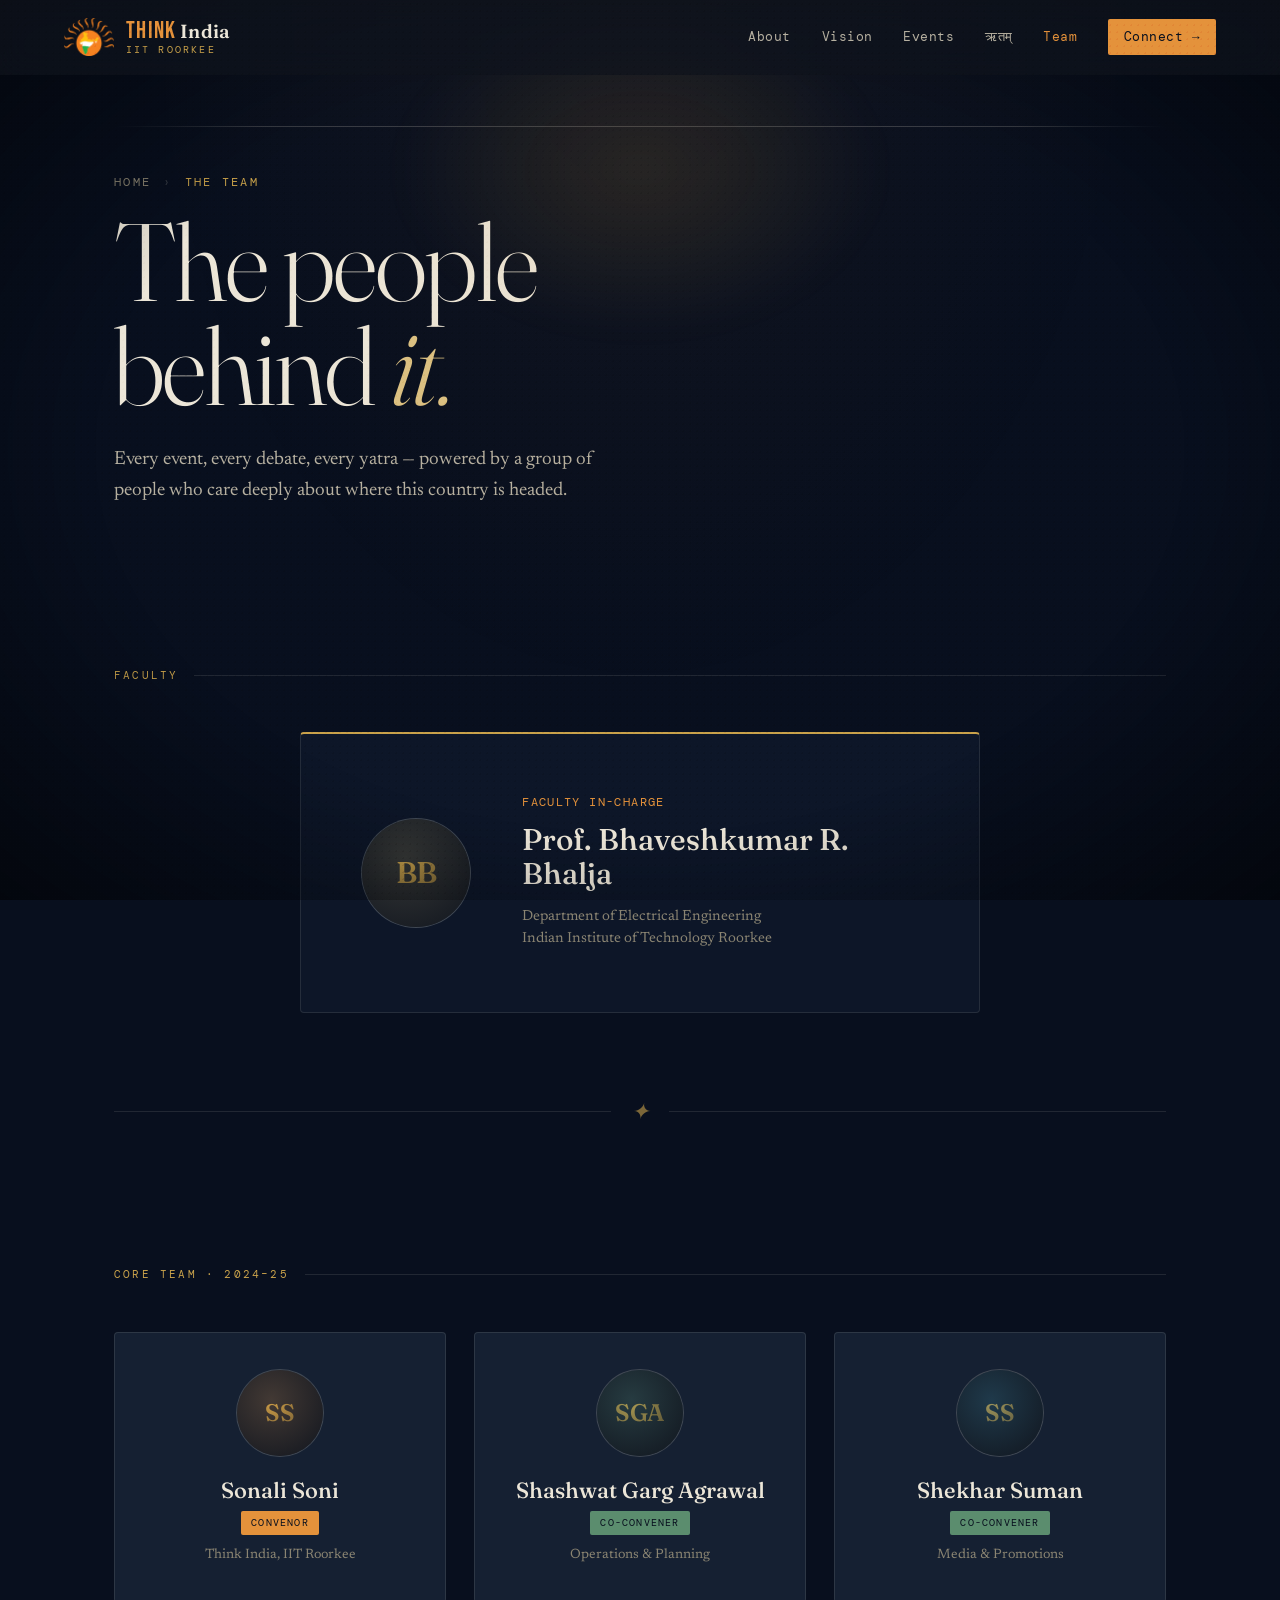
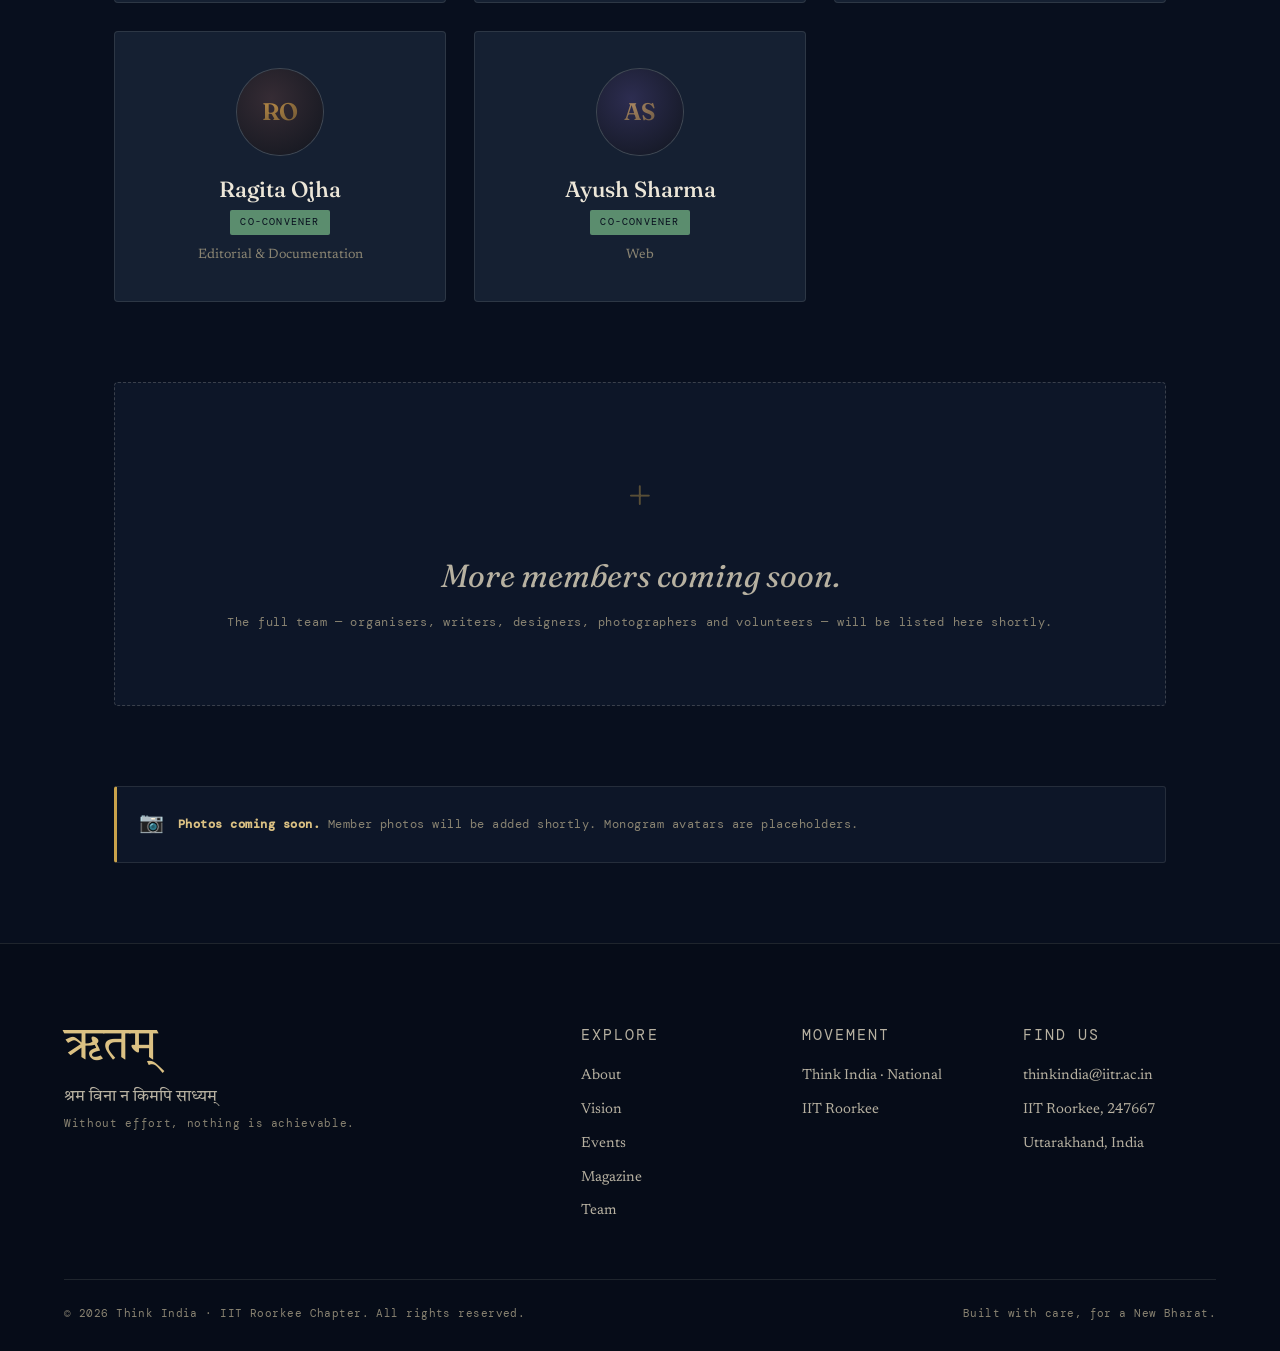
<file: team.html>
<!DOCTYPE html>
<html lang="en">
<head>
  <meta charset="UTF-8" />
  <meta name="viewport" content="width=device-width, initial-scale=1.0" />
  <title>Team — Think India · IIT Roorkee</title>
  <meta name="description" content="The people behind Think India, IIT Roorkee — faculty, convenors, and the core team driving every event, initiative, and idea." />

  <link rel="preconnect" href="https://fonts.googleapis.com">
  <link rel="preconnect" href="https://fonts.gstatic.com" crossorigin>
  <link href="https://fonts.googleapis.com/css2?family=Bebas+Neue&family=Fraunces:ital,opsz,wght,SOFT,WONK@0,9..144,300..900,0..100,0..1;1,9..144,300..900,0..100,0..1&family=Newsreader:ital,opsz,wght@0,6..72,300..700;1,6..72,300..700&family=Tiro+Devanagari+Sanskrit:ital@0;1&family=DM+Mono:wght@400;500&display=swap" rel="stylesheet">

  <link rel="stylesheet" href="styles.css" />
  <style>

    /* ── Team-page styles ── */

    .tm-hero {
      max-width: var(--maxw);
      margin: 0 auto;
      padding: clamp(120px, 18vh, 200px) var(--shell-pad-x) clamp(48px, 7vw, 80px);
      position: relative;
    }
    .tm-hero-glow {
      position: absolute;
      top: 0; left: 50%;
      transform: translateX(-50%);
      width: min(500px, 80vw);
      height: 340px;
      background: radial-gradient(ellipse, rgba(201,162,75,0.13) 0%, transparent 70%);
      pointer-events: none;
      filter: blur(14px);
    }
    .tm-hero-rule {
      position: absolute;
      top: clamp(100px, 14vh, 150px);
      left: var(--shell-pad-x); right: var(--shell-pad-x);
      height: 1px;
      background: linear-gradient(to right, transparent, var(--line-strong) 14%, var(--line-strong) 86%, transparent);
    }
    .tm-hero-kicker {
      font-family: var(--f-mono);
      font-size: 11.5px;
      letter-spacing: 0.2em;
      text-transform: uppercase;
      color: var(--gold);
      margin-bottom: 18px;
      display: flex;
      align-items: center;
      gap: 12px;
    }
    .tm-hero-kicker a { color: var(--ink-muted); transition: color 0.2s; }
    .tm-hero-kicker a:hover { color: var(--saffron); }
    .tm-hero-kicker span { color: var(--line-strong); }

    .tm-hero-title {
      font-family: var(--f-display);
      font-weight: 300;
      font-size: clamp(44px, 9vw, 110px);
      line-height: 0.94;
      letter-spacing: -0.025em;
      margin: 0 0 clamp(18px, 3vw, 28px);
      color: var(--ink);
    }
    .tm-hero-title em { font-style: italic; color: var(--gold-soft); }

    .tm-hero-deck {
      font-size: clamp(16px, 1.6vw, 19px);
      line-height: 1.6;
      color: var(--ink-soft);
      max-width: 52ch;
      margin: 0;
    }

    /* ── Section wrapper ── */
    .tm-section {
      max-width: var(--maxw);
      margin: 0 auto;
      padding: clamp(48px, 7vw, 80px) var(--shell-pad-x);
    }
    .tm-section + .tm-section {
      padding-top: 0;
    }

    .tm-section-label {
      display: flex;
      align-items: center;
      gap: 16px;
      margin-bottom: clamp(32px, 4vw, 48px);
    }
    .tm-section-label-text {
      font-family: var(--f-mono);
      font-size: 11px;
      letter-spacing: 0.2em;
      text-transform: uppercase;
      color: var(--gold);
      white-space: nowrap;
    }
    .tm-section-label-line {
      flex: 1;
      height: 1px;
      background: var(--line);
    }

    /* ── Faculty card (single, larger) ── */
    .tm-faculty-wrap {
      display: flex;
      justify-content: center;
    }
    .tm-faculty-card {
      display: flex;
      align-items: center;
      gap: clamp(28px, 4vw, 56px);
      background: var(--surface);
      border: 1px solid var(--line);
      border-top: 2px solid var(--gold);
      border-radius: 4px;
      padding: clamp(28px, 4vw, 48px) clamp(28px, 5vw, 60px);
      max-width: 680px;
      width: 100%;
    }

    .tm-avatar {
      flex-shrink: 0;
      width: 96px; height: 96px;
      border-radius: 50%;
      background: var(--surface-2);
      border: 1px solid var(--line-strong);
      overflow: hidden;
      display: flex;
      align-items: center;
      justify-content: center;
      position: relative;
    }
    .tm-avatar img {
      width: 100%; height: 100%;
      object-fit: cover;
    }
    .tm-avatar-initials {
      font-family: var(--f-display);
      font-weight: 600;
      font-size: 28px;
      color: var(--gold);
      user-select: none;
      letter-spacing: -0.02em;
    }
    .tm-avatar-placeholder {
      position: absolute;
      inset: 0;
      background: radial-gradient(circle at 40% 35%, rgba(201,162,75,0.18), rgba(16,20,28,0.9));
    }

    .tm-faculty-info {}
    .tm-faculty-name {
      font-family: var(--f-display);
      font-weight: 500;
      font-size: clamp(22px, 2.8vw, 30px);
      color: var(--ink);
      margin: 0 0 6px;
      line-height: 1.15;
    }
    .tm-faculty-role {
      font-family: var(--f-mono);
      font-size: 11.5px;
      letter-spacing: 0.12em;
      text-transform: uppercase;
      color: var(--saffron);
      margin-bottom: 10px;
    }
    .tm-faculty-dept {
      font-size: 14.5px;
      color: var(--ink-muted);
      line-height: 1.5;
    }

    /* ── Core team grid ── */
    .tm-grid {
      display: grid;
      grid-template-columns: repeat(3, 1fr);
      gap: clamp(16px, 2.5vw, 28px);
    }

    .tm-card {
      background: var(--surface-2);
      border: 1px solid var(--line);
      border-radius: 4px;
      padding: clamp(24px, 3vw, 36px) clamp(20px, 2.5vw, 30px);
      display: flex;
      flex-direction: column;
      align-items: center;
      text-align: center;
      transition: border-color 0.3s var(--ease), transform 0.3s var(--ease);
    }
    .tm-card:hover {
      border-color: var(--line-strong);
      transform: translateY(-4px);
    }

    .tm-card .tm-avatar {
      width: 88px; height: 88px;
      margin-bottom: 20px;
    }
    .tm-card .tm-avatar-initials { font-size: 24px; }

    .tm-card-name {
      font-family: var(--f-display);
      font-weight: 500;
      font-size: clamp(18px, 2vw, 22px);
      color: var(--ink);
      margin: 0 0 8px;
      line-height: 1.2;
    }

    .tm-card-badge {
      display: inline-block;
      font-family: var(--f-mono);
      font-size: 10px;
      letter-spacing: 0.12em;
      text-transform: uppercase;
      color: var(--bg);
      background: var(--saffron);
      padding: 4px 10px;
      border-radius: 2px;
      margin-bottom: 10px;
    }

    .tm-card-role {
      font-size: 13.5px;
      color: var(--ink-muted);
      line-height: 1.5;
      margin: 0;
    }

    /* ── Photo-upload notice ── */
    .tm-photo-notice {
      max-width: var(--maxw);
      margin: 0 auto;
      padding: 0 var(--shell-pad-x) clamp(48px, 7vw, 80px);
    }
    .tm-notice-inner {
      display: flex;
      align-items: center;
      gap: 14px;
      background: var(--surface);
      border: 1px solid var(--line);
      border-left: 3px solid var(--gold);
      border-radius: 3px;
      padding: 16px 22px;
    }
    .tm-notice-icon {
      font-size: 20px;
      flex-shrink: 0;
    }
    .tm-notice-text {
      font-family: var(--f-mono);
      font-size: 12px;
      letter-spacing: 0.04em;
      color: var(--ink-muted);
      line-height: 1.6;
    }
    .tm-notice-text strong { color: var(--gold-soft); }

    /* ── "Coming soon" members section ── */
    .tm-coming-soon {
      max-width: var(--maxw);
      margin: 0 auto;
      padding: 0 var(--shell-pad-x) clamp(48px, 7vw, 80px);
      text-align: center;
    }
    .tm-coming-soon-inner {
      background: var(--surface);
      border: 1px dashed var(--line-strong);
      border-radius: 4px;
      padding: clamp(40px, 6vw, 72px) var(--shell-pad-x);
    }
    .tm-coming-soon-icon {
      font-family: var(--f-display);
      font-size: 48px;
      color: var(--gold);
      opacity: 0.4;
      margin-bottom: 16px;
      display: block;
    }
    .tm-coming-soon-title {
      font-family: var(--f-display);
      font-weight: 400;
      font-style: italic;
      font-size: clamp(22px, 3vw, 32px);
      color: var(--ink-soft);
      margin: 0 0 10px;
    }
    .tm-coming-soon-sub {
      font-family: var(--f-mono);
      font-size: 12px;
      letter-spacing: 0.06em;
      color: var(--ink-muted);
      margin: 0;
    }

    /* ── Divider ornament ── */
    .tm-divider {
      max-width: var(--maxw);
      margin: 0 auto;
      padding: 0 var(--shell-pad-x) clamp(36px, 5vw, 56px);
      display: flex;
      align-items: center;
      gap: 20px;
    }
    .tm-divider::before,
    .tm-divider::after {
      content: "";
      flex: 1;
      height: 1px;
      background: var(--line);
    }
    .tm-divider-mark {
      font-family: var(--f-display);
      font-style: italic;
      font-size: 22px;
      color: var(--gold);
      opacity: 0.6;
      flex-shrink: 0;
    }

    /* ── Responsive ── */
    @media (max-width: 860px) {
      .tm-grid { grid-template-columns: repeat(2, 1fr); }
      .tm-faculty-card { flex-direction: column; text-align: center; }
    }
    @media (max-width: 520px) {
      .tm-grid { grid-template-columns: 1fr; max-width: 340px; margin-left: auto; margin-right: auto; }
    }
  </style>
</head>
<body>

  <div class="grain" aria-hidden="true"></div>

  <!-- NAV -->
  <header class="nav" id="nav">
    <a href="index.html" class="brand" aria-label="Think India IIT Roorkee — home">
      <img src="images/logo-nav.png" class="brand-mark" alt="Think India logo" width="102" height="78" />
      <span class="brand-text">
        <span class="brand-name"><span class="brand-think">Think</span> India</span>
        <span class="brand-sub">IIT Roorkee</span>
      </span>
    </a>

    <nav class="nav-links" aria-label="Primary">
      <a href="index.html#about">About</a>
      <a href="index.html#pillars">Vision</a>
      <a href="events.html">Events</a>
      <a href="index.html#magazine">ऋतम्</a>
      <a href="team.html" style="color:var(--saffron)">Team</a>
      <a href="index.html#connect" class="nav-cta">Connect →</a>
    </nav>

    <button class="nav-toggle" aria-label="Toggle menu" aria-expanded="false">
      <span></span><span></span><span></span>
    </button>
  </header>

  <!-- HERO -->
  <div class="tm-hero">
    <div class="tm-hero-glow" aria-hidden="true"></div>
    <div class="tm-hero-rule" aria-hidden="true"></div>

    <p class="tm-hero-kicker">
      <a href="index.html">Home</a>
      <span>›</span>
      The Team
    </p>

    <h1 class="tm-hero-title">The people<br>behind <em>it.</em></h1>
    <p class="tm-hero-deck">Every event, every debate, every yatra — powered by a group of people who care deeply about where this country is headed.</p>
  </div>

  <!-- FACULTY -->
  <section class="tm-section reveal">
    <div class="tm-section-label">
      <span class="tm-section-label-text">Faculty</span>
      <span class="tm-section-label-line"></span>
    </div>

    <div class="tm-faculty-wrap">
      <div class="tm-faculty-card">
        <div class="tm-avatar" style="width:110px;height:110px;">
          <div class="tm-avatar-placeholder"></div>
          <span class="tm-avatar-initials" style="font-size:30px;">BB</span>
        </div>
        <div class="tm-faculty-info">
          <p class="tm-faculty-role">Faculty In-Charge</p>
          <h2 class="tm-faculty-name">Prof. Bhaveshkumar R. Bhalja</h2>
          <p class="tm-faculty-dept">Department of Electrical Engineering<br>Indian Institute of Technology Roorkee</p>
        </div>
      </div>
    </div>
  </section>

  <div class="tm-divider"><span class="tm-divider-mark">✦</span></div>

  <!-- CORE TEAM -->
  <section class="tm-section reveal">
    <div class="tm-section-label">
      <span class="tm-section-label-text">Core Team · 2024–25</span>
      <span class="tm-section-label-line"></span>
    </div>

    <div class="tm-grid">

      <!-- Convenor -->
      <div class="tm-card reveal">
        <div class="tm-avatar">
          <div class="tm-avatar-placeholder" style="background: radial-gradient(circle at 40% 35%, rgba(228,146,59,0.22), rgba(16,20,28,0.9));"></div>
          <span class="tm-avatar-initials">SS</span>
        </div>
        <h3 class="tm-card-name">Sonali Soni</h3>
        <span class="tm-card-badge">Convenor</span>
        <p class="tm-card-role">Think India, IIT Roorkee</p>
      </div>

      <!-- Co-Convener Operations -->
      <div class="tm-card reveal">
        <div class="tm-avatar">
          <div class="tm-avatar-placeholder" style="background: radial-gradient(circle at 40% 35%, rgba(91,141,110,0.25), rgba(16,20,28,0.9));"></div>
          <span class="tm-avatar-initials">SGA</span>
        </div>
        <h3 class="tm-card-name">Shashwat Garg Agrawal</h3>
        <span class="tm-card-badge" style="background:var(--green);">Co-Convener</span>
        <p class="tm-card-role">Operations &amp; Planning</p>
      </div>

      <!-- Co-Convener Media -->
      <div class="tm-card reveal">
        <div class="tm-avatar">
          <div class="tm-avatar-placeholder" style="background: radial-gradient(circle at 40% 35%, rgba(58,124,138,0.28), rgba(16,20,28,0.9));"></div>
          <span class="tm-avatar-initials">SS</span>
        </div>
        <h3 class="tm-card-name">Shekhar Suman</h3>
        <span class="tm-card-badge" style="background:var(--green);">Co-Convener</span>
        <p class="tm-card-role">Media &amp; Promotions</p>
      </div>

      <!-- Co-Convener Editorial -->
      <div class="tm-card reveal">
        <div class="tm-avatar">
          <div class="tm-avatar-placeholder" style="background: radial-gradient(circle at 40% 35%, rgba(138,74,58,0.28), rgba(16,20,28,0.9));"></div>
          <span class="tm-avatar-initials">RO</span>
        </div>
        <h3 class="tm-card-name">Ragita Ojha</h3>
        <span class="tm-card-badge" style="background:var(--green);">Co-Convener</span>
        <p class="tm-card-role">Editorial &amp; Documentation</p>
      </div>

      <!-- Co-Convener Web -->
      <div class="tm-card reveal">
        <div class="tm-avatar">
          <div class="tm-avatar-placeholder" style="background: radial-gradient(circle at 40% 35%, rgba(107,79,160,0.28), rgba(16,20,28,0.9));"></div>
          <span class="tm-avatar-initials">AS</span>
        </div>
        <h3 class="tm-card-name">Ayush Sharma</h3>
        <span class="tm-card-badge" style="background:var(--green);">Co-Convener</span>
        <p class="tm-card-role">Web</p>
      </div>

    </div>
  </section>

  <!-- COMING SOON -->
  <div class="tm-coming-soon reveal">
    <div class="tm-coming-soon-inner">
      <span class="tm-coming-soon-icon">+</span>
      <p class="tm-coming-soon-title">More members coming soon.</p>
      <p class="tm-coming-soon-sub">The full team — organisers, writers, designers, photographers and volunteers — will be listed here shortly.</p>
    </div>
  </div>

  <!-- PHOTO NOTICE -->
  <div class="tm-photo-notice reveal">
    <div class="tm-notice-inner">
      <span class="tm-notice-icon">📷</span>
      <p class="tm-notice-text"><strong>Photos coming soon.</strong> Member photos will be added shortly. Monogram avatars are placeholders.</p>
    </div>
  </div>

  <!-- FOOTER -->
  <footer class="footer">
    <div class="footer-top">
      <div class="footer-brand">
        <span class="footer-mark devnagri">ऋतम्</span>
        <p class="footer-motto devnagri">श्रम विना न किमपि साध्यम्</p>
        <p class="footer-motto-en">Without effort, nothing is achievable.</p>
      </div>
      <div class="footer-cols">
        <div class="footer-col">
          <span class="footer-col-title">Explore</span>
          <a href="index.html#about">About</a>
          <a href="index.html#pillars">Vision</a>
          <a href="events.html">Events</a>
          <a href="index.html#magazine">Magazine</a>
          <a href="team.html">Team</a>
        </div>
        <div class="footer-col">
          <span class="footer-col-title">Movement</span>
          <a href="https://www.thinkindiaofficial.org" target="_blank" rel="noopener">Think India · National</a>
          <a href="https://www.iitr.ac.in" target="_blank" rel="noopener">IIT Roorkee</a>
        </div>
        <div class="footer-col">
          <span class="footer-col-title">Find us</span>
          <a href="mailto:thinkindia@iitr.ac.in">thinkindia@iitr.ac.in</a>
          <span>IIT Roorkee, 247667</span>
          <span>Uttarakhand, India</span>
        </div>
      </div>
    </div>
    <div class="footer-bottom">
      <span>© <span id="year">2026</span> Think India · IIT Roorkee Chapter. All rights reserved.</span>
      <span>Built with care, for a New Bharat.</span>
    </div>
  </footer>

  <script>
  (function () {
    'use strict';

    // Year
    const yr = document.getElementById('year');
    if (yr) yr.textContent = new Date().getFullYear();

    // Sticky nav
    const nav = document.getElementById('nav');
    if (nav) {
      const onScroll = () => nav.classList.toggle('is-scrolled', window.scrollY > 24);
      window.addEventListener('scroll', onScroll, { passive: true });
      onScroll();
    }

    // Mobile menu
    const toggle = document.querySelector('.nav-toggle');
    const links  = document.querySelector('.nav-links');
    if (toggle && links) {
      toggle.addEventListener('click', () => {
        const open = links.classList.toggle('is-open');
        toggle.classList.toggle('is-open', open);
        toggle.setAttribute('aria-expanded', String(open));
      });
      links.querySelectorAll('a').forEach(a => a.addEventListener('click', () => {
        links.classList.remove('is-open');
        toggle.classList.remove('is-open');
        toggle.setAttribute('aria-expanded', 'false');
      }));
    }

    // Scroll reveal
    const reveals = document.querySelectorAll('.reveal');
    reveals.forEach((el, i) => { el.style.transitionDelay = (i % 5) * 80 + 'ms'; });
    if ('IntersectionObserver' in window) {
      const io = new IntersectionObserver(entries => {
        entries.forEach(e => {
          if (e.isIntersecting) { e.target.classList.add('is-in'); io.unobserve(e.target); }
        });
      }, { rootMargin: '0px 0px -8% 0px', threshold: 0.07 });
      reveals.forEach(el => io.observe(el));
    } else {
      reveals.forEach(el => el.classList.add('is-in'));
    }

  })();
  </script>
</body>
</html>
</file>
<file: styles.css>
/* ============================================================
   Think India · IIT Roorkee — "Midnight Bharat"
   A dark editorial design: deep navy-charcoal, saffron,
   antique gold, and a quiet India green.
   ============================================================ */

/* ─────────────────────────  TOKENS  ───────────────────────── */
:root {
  /* Palette — Midnight Bharat (navy shift). */
  --bg:          #080f1e;       /* deep midnight navy-blue */
  --surface:     #0d1628;       /* sections, panels — blue navy */
  --surface-2:   #152032;       /* raised cards — elevated navy */
  --surface-3:   #060c18;       /* deepest — magazine band */

  --ink:         #ece6d8;       /* primary text — warm parchment */
  --ink-soft:    #b7b1a1;       /* secondary text */
  --ink-muted:   #8a8472;       /* muted captions */

  --saffron:     #e4923b;       /* primary accent */
  --saffron-deep:#c9762a;       /* hover / pressed */
  --gold:        #c9a24b;       /* fine detail, kickers, rules */
  --gold-soft:   #dbc183;       /* highlights */
  --green:       #5b8d6e;       /* secondary accent */

  --line:        rgba(236, 230, 216, 0.11);
  --line-soft:   rgba(236, 230, 216, 0.06);
  --line-strong: rgba(236, 230, 216, 0.20);

  /* Typography */
  --f-display: "Fraunces", "Cormorant Garamond", Georgia, serif;
  --f-body:    "Newsreader", "EB Garamond", Georgia, serif;
  --f-deva:    "Tiro Devanagari Sanskrit", "Newsreader", serif;
  --f-mono:    "DM Mono", "JetBrains Mono", ui-monospace, monospace;
  --f-bold:    "Bebas Neue", "Anton", Impact, sans-serif;

  /* Spacing */
  --shell-pad-x: clamp(20px, 5vw, 80px);
  --section-y:   clamp(72px, 10vw, 144px);
  --maxw:        1180px;

  /* Motion */
  --ease: cubic-bezier(0.22, 1, 0.36, 1);
}

/* ─────────────────────────  RESET  ───────────────────────── */
*, *::before, *::after { box-sizing: border-box; }
html { scroll-behavior: smooth; -webkit-text-size-adjust: 100%; }
body {
  margin: 0;
  font-family: var(--f-body);
  font-weight: 400;
  font-size: 17px;
  line-height: 1.65;
  color: var(--ink);
  background: var(--bg);
  -webkit-font-smoothing: antialiased;
  -moz-osx-font-smoothing: grayscale;
  font-feature-settings: "kern", "liga", "calt";
  overflow-x: hidden;
}

img { max-width: 100%; display: block; }
a   { color: inherit; text-decoration: none; }
button { font: inherit; cursor: pointer; }

::selection { background: var(--saffron); color: var(--bg); }

/* Devanagari helper */
.devnagri {
  font-family: var(--f-deva);
  font-weight: 400;
  letter-spacing: 0;
}

/* ─────────────────────────  GRAIN + ATMOSPHERE  ───────────────────────── */
.grain {
  position: fixed;
  inset: 0;
  pointer-events: none;
  z-index: 100;
  opacity: 0.5;
  mix-blend-mode: overlay;
  background-image:
    radial-gradient(rgba(255, 255, 255, 0.025) 1px, transparent 1px),
    radial-gradient(rgba(0, 0, 0, 0.22) 1px, transparent 1px);
  background-size: 3px 3px, 7px 7px;
  background-position: 0 0, 1px 1px;
}

body::before {
  content: "";
  position: fixed;
  inset: 0;
  pointer-events: none;
  z-index: 1;
  background:
    radial-gradient(ellipse at 50% 0%, rgba(228, 146, 59, 0.05) 0%, transparent 55%),
    radial-gradient(ellipse at center, transparent 60%, rgba(0, 0, 0, 0.55) 100%);
}

/* ─────────────────────────  NAV  ───────────────────────── */
.nav {
  position: fixed;
  top: 0; left: 0; right: 0;
  z-index: 50;
  display: flex;
  align-items: center;
  justify-content: space-between;
  padding: 18px var(--shell-pad-x);
  background: rgba(16, 20, 28, 0.72);
  backdrop-filter: blur(14px) saturate(140%);
  -webkit-backdrop-filter: blur(14px) saturate(140%);
  border-bottom: 1px solid transparent;
  transition: padding 0.35s var(--ease), background 0.35s var(--ease), border-color 0.35s var(--ease);
}
.nav.is-scrolled {
  padding-top: 12px;
  padding-bottom: 12px;
  background: rgba(16, 20, 28, 0.92);
  border-bottom-color: var(--line);
}

.brand {
  display: flex;
  align-items: center;
  gap: 12px;
  color: var(--ink);
}
.brand-mark {
  width: auto; height: 38px;
  flex-shrink: 0;
  object-fit: contain;
}
.brand-text { display: flex; flex-direction: column; line-height: 1.05; }
.brand-name {
  font-family: var(--f-display);
  font-weight: 600;
  font-size: 19px;
  letter-spacing: 0.01em;
  display: flex;
  align-items: baseline;
  gap: 0.18em;
}
.brand-think {
  font-family: var(--f-bold);
  font-weight: 400;        /* Bebas Neue has no weight axis — 400 is its bold */
  font-size: 24px;
  letter-spacing: 0.06em;
  color: var(--saffron);
  line-height: 1;
}
.brand-sub {
  font-family: var(--f-mono);
  font-size: 10px;
  letter-spacing: 0.22em;
  text-transform: uppercase;
  color: var(--gold);
  margin-top: 2px;
}

.nav-links {
  display: flex;
  align-items: center;
  gap: clamp(16px, 2.4vw, 34px);
}
.nav-links a {
  font-family: var(--f-mono);
  font-size: 12.5px;
  letter-spacing: 0.04em;
  color: var(--ink-soft);
  position: relative;
  padding: 4px 0;
  transition: color 0.25s var(--ease);
}
.nav-links a::after {
  content: "";
  position: absolute;
  left: 0; bottom: 0;
  width: 0; height: 1px;
  background: var(--saffron);
  transition: width 0.3s var(--ease);
}
.nav-links a:hover { color: var(--ink); }
.nav-links a:hover::after { width: 100%; }
.nav-links a.devnagri { font-size: 16px; }

.nav-cta {
  color: var(--bg) !important;
  background: var(--saffron);
  padding: 8px 16px !important;
  border-radius: 2px;
  transition: background 0.25s var(--ease), transform 0.25s var(--ease);
}
.nav-cta::after { display: none; }
.nav-cta:hover { background: var(--gold-soft); transform: translateY(-1px); }

.nav-toggle {
  display: none;
  flex-direction: column;
  gap: 5px;
  width: 38px; height: 38px;
  align-items: center;
  justify-content: center;
  background: transparent;
  border: 1px solid var(--line);
  border-radius: 3px;
}
.nav-toggle span {
  display: block;
  width: 18px; height: 1.6px;
  background: var(--ink);
  transition: transform 0.3s var(--ease), opacity 0.3s var(--ease);
}
.nav-toggle.is-open span:nth-child(1) { transform: translateY(6.6px) rotate(45deg); }
.nav-toggle.is-open span:nth-child(2) { opacity: 0; }
.nav-toggle.is-open span:nth-child(3) { transform: translateY(-6.6px) rotate(-45deg); }

/* ─────────────────────────  HERO  ───────────────────────── */
.hero {
  position: relative;
  max-width: var(--maxw);
  margin: 0 auto;
  padding: clamp(140px, 20vh, 220px) var(--shell-pad-x) clamp(60px, 9vw, 110px);
}
.hero-glow {
  position: absolute;
  top: 4%; left: 50%;
  transform: translateX(-50%);
  width: min(620px, 80vw);
  height: 420px;
  background: radial-gradient(ellipse, rgba(228, 146, 59, 0.16) 0%, transparent 70%);
  pointer-events: none;
  filter: blur(10px);
}
.hero-rule {
  position: absolute;
  top: clamp(118px, 16vh, 170px);
  left: var(--shell-pad-x); right: var(--shell-pad-x);
  height: 1px;
  background: linear-gradient(to right, transparent, var(--line-strong) 14%, var(--line-strong) 86%, transparent);
}

.hero-meta {
  display: flex;
  align-items: center;
  gap: 12px;
  font-family: var(--f-mono);
  font-size: 11.5px;
  letter-spacing: 0.16em;
  text-transform: uppercase;
  color: var(--gold);
  margin-bottom: clamp(28px, 5vw, 52px);
}
.hero-meta-divider { color: var(--ink-muted); }
.hero-meta-year { color: var(--ink-muted); }

.hero-title {
  font-family: var(--f-display);
  font-weight: 300;
  font-size: clamp(58px, 13vw, 168px);
  line-height: 0.92;
  letter-spacing: -0.025em;
  margin: 0;
  color: var(--ink);
}
.hero-title-pre {
  display: block;
  font-family: var(--f-bold);
  font-weight: 400;
  font-style: normal;
  font-size: clamp(3.2rem, 9vw, 9rem);
  letter-spacing: 0.08em;
  color: var(--saffron);
  line-height: 0.9;
}
.hero-title-main {
  display: block;
  font-weight: 700;
  color: var(--ink);
  font-style: italic;
}
.hero-title-sub {
  display: block;
  font-family: var(--f-body);
  font-weight: 300;
  font-style: italic;
  font-size: clamp(19px, 2.6vw, 30px);
  letter-spacing: 0;
  line-height: 1.3;
  color: var(--ink-soft);
  margin-top: clamp(18px, 3vw, 30px);
}

.hero-shloka {
  margin-top: clamp(34px, 5.5vw, 60px);
  padding-left: 20px;
  border-left: 2px solid var(--gold);
}
.hero-shloka-sanskrit {
  font-size: clamp(22px, 3.4vw, 34px);
  color: var(--gold-soft);
  margin: 0 0 4px;
  line-height: 1.4;
}
.hero-shloka-en {
  font-family: var(--f-mono);
  font-size: 12px;
  letter-spacing: 0.13em;
  text-transform: uppercase;
  color: var(--ink-muted);
  margin: 0;
}

.hero-grid {
  display: grid;
  grid-template-columns: 1.55fr 1fr;
  gap: clamp(28px, 5vw, 70px);
  margin-top: clamp(40px, 6vw, 72px);
  align-items: start;
}
.hero-lede p {
  font-size: clamp(17px, 1.7vw, 20px);
  line-height: 1.6;
  margin: 0 0 16px;
  color: var(--ink);
}
.hero-lede em { color: var(--gold-soft); font-style: italic; }
.hero-lede-2 { color: var(--ink-soft) !important; }

.hero-aside {
  display: flex;
  flex-direction: column;
  gap: 20px;
  padding-top: 6px;
}
.hero-stat {
  padding: 18px 20px;
  background: var(--surface);
  border: 1px solid var(--line);
  border-radius: 3px;
}
.hero-stat-num {
  display: block;
  font-family: var(--f-display);
  font-weight: 500;
  font-size: 38px;
  line-height: 1;
  color: var(--saffron);
  margin-bottom: 8px;
}
.hero-stat-plus { color: var(--gold); }
.hero-stat-label {
  font-size: 14px;
  line-height: 1.45;
  color: var(--ink-soft);
}

.hero-scroll {
  display: inline-flex;
  align-items: center;
  gap: 10px;
  margin-top: clamp(40px, 6vw, 64px);
  font-family: var(--f-mono);
  font-size: 11.5px;
  letter-spacing: 0.14em;
  text-transform: uppercase;
  color: var(--ink-muted);
  transition: color 0.25s var(--ease);
}
.hero-scroll svg { width: 16px; height: 16px; }
.hero-scroll:hover { color: var(--saffron); }
.hero-scroll:hover svg { animation: nudge-down 0.7s var(--ease) infinite; }
@keyframes nudge-down {
  0%, 100% { transform: translateY(0); }
  50% { transform: translateY(3px); }
}

/* ─────────────────────────  TICKER  ───────────────────────── */
.ticker {
  overflow: hidden;
  border-top: 1px solid var(--line);
  border-bottom: 1px solid var(--line);
  background: var(--surface-3);
  padding: 14px 0;
}
.ticker-track {
  display: flex;
  align-items: center;
  gap: 26px;
  white-space: nowrap;
  width: max-content;
  animation: ticker-scroll 44s linear infinite;
}
.ticker-track span {
  font-family: var(--f-mono);
  font-size: 12px;
  letter-spacing: 0.16em;
  text-transform: uppercase;
  color: var(--ink-soft);
}
.ticker-track span.devnagri {
  font-size: 16px;
  letter-spacing: 0;
  text-transform: none;
  color: var(--gold-soft);
}
.ticker-dot { color: var(--saffron) !important; font-size: 9px !important; }
@keyframes ticker-scroll {
  from { transform: translateX(0); }
  to   { transform: translateX(-50%); }
}

/* ─────────────────────────  SECTION SHELL  ───────────────────────── */
.section {
  max-width: var(--maxw);
  margin: 0 auto;
  padding: var(--section-y) var(--shell-pad-x);
}

.section-head { margin-bottom: clamp(36px, 5vw, 60px); }
.section-num {
  display: inline-block;
  font-family: var(--f-mono);
  font-size: 12px;
  letter-spacing: 0.18em;
  color: var(--gold);
  margin-bottom: 14px;
}
.section-title {
  font-family: var(--f-display);
  font-weight: 400;
  font-size: clamp(30px, 4.6vw, 54px);
  line-height: 1.08;
  letter-spacing: -0.02em;
  margin: 0;
  max-width: 17ch;
  color: var(--ink);
}
.section-deck {
  font-size: clamp(16px, 1.6vw, 19px);
  line-height: 1.6;
  color: var(--ink-soft);
  max-width: 60ch;
  margin: 18px 0 0;
}
.section-deck em { color: var(--gold-soft); font-style: italic; }

/* ─────────────────────────  ABOUT  ───────────────────────── */
.about-grid {
  display: grid;
  grid-template-columns: 1.5fr 1fr;
  gap: clamp(32px, 5vw, 72px);
  align-items: start;
}
.about-text p {
  margin: 0 0 18px;
  color: var(--ink-soft);
}
.about-lead {
  font-family: var(--f-display);
  font-weight: 300;
  font-size: clamp(20px, 2.3vw, 27px);
  line-height: 1.4;
  color: var(--ink) !important;
  margin-bottom: 24px !important;
}
.about-text strong { color: var(--gold-soft); font-weight: 600; }
.about-text em { font-style: italic; color: var(--ink); }

.about-stats {
  display: flex;
  flex-direction: column;
  border-top: 1px solid var(--line);
}
.stat {
  padding: 20px 0;
  border-bottom: 1px solid var(--line);
}
.stat-figure {
  display: block;
  font-family: var(--f-display);
  font-weight: 500;
  font-size: 42px;
  line-height: 1;
  color: var(--saffron);
  margin-bottom: 8px;
}
.stat-plus { color: var(--gold); }
.stat-line {
  font-size: 14.5px;
  line-height: 1.5;
  color: var(--ink-soft);
}
.stat-line em { color: var(--gold-soft); font-style: italic; }

/* ─────────────────────────  PILLARS  ───────────────────────── */
.section-pillars { background: linear-gradient(var(--surface), var(--surface)) no-repeat; }
.section-pillars {
  max-width: 100%;
  background: var(--surface);
  border-top: 1px solid var(--line);
  border-bottom: 1px solid var(--line);
}
.section-pillars .section-head,
.section-pillars .pillars {
  max-width: var(--maxw);
  margin-left: auto;
  margin-right: auto;
}
.pillars {
  display: grid;
  grid-template-columns: repeat(4, 1fr);
  gap: 1px;
  background: var(--line);
  border: 1px solid var(--line);
}
.pillar {
  background: var(--surface);
  padding: clamp(24px, 2.6vw, 36px);
  transition: background 0.3s var(--ease);
}
.pillar:hover { background: var(--surface-2); }
.pillar-num {
  font-family: var(--f-display);
  font-style: italic;
  font-size: 26px;
  color: var(--gold);
  display: block;
  margin-bottom: 16px;
}
.pillar-title {
  font-family: var(--f-display);
  font-weight: 500;
  font-size: 21px;
  line-height: 1.2;
  margin: 0 0 12px;
  color: var(--ink);
}
.pillar p {
  font-size: 15px;
  line-height: 1.55;
  color: var(--ink-soft);
  margin: 0;
}

/* ─────────────────────────  ORNAMENT  ───────────────────────── */
.ornament {
  display: flex;
  justify-content: center;
  padding: clamp(40px, 6vw, 70px) var(--shell-pad-x);
  color: var(--gold);
}
.ornament svg { width: 200px; height: 24px; opacity: 0.8; }

/* ─────────────────────────  EVENTS  ───────────────────────── */
.events-feature {
  display: grid;
  grid-template-columns: repeat(3, 1fr);
  gap: clamp(16px, 2vw, 26px);
}
.ev-card {
  display: flex;
  flex-direction: column;
  background: var(--surface-2);
  border: 1px solid var(--line);
  border-radius: 4px;
  overflow: hidden;
  transition: transform 0.35s var(--ease), border-color 0.35s var(--ease);
}
.ev-card:hover {
  transform: translateY(-5px);
  border-color: var(--line-strong);
}
.ev-card-media {
  position: relative;
  aspect-ratio: 4 / 3;
  overflow: hidden;
}
.ev-card-media img {
  width: 100%; height: 100%;
  object-fit: cover;
  filter: saturate(0.92) brightness(0.94);
  transition: transform 0.6s var(--ease), filter 0.35s var(--ease);
}
.ev-card:hover .ev-card-media img {
  transform: scale(1.05);
  filter: saturate(1) brightness(1);
}
.ev-card-tag {
  position: absolute;
  top: 12px; left: 12px;
  font-family: var(--f-mono);
  font-size: 10px;
  letter-spacing: 0.12em;
  text-transform: uppercase;
  color: var(--bg);
  background: var(--saffron);
  padding: 5px 10px;
  border-radius: 2px;
}
.ev-card-body {
  padding: 20px 22px 24px;
  display: flex;
  flex-direction: column;
  flex: 1;
}
.ev-card-title {
  font-family: var(--f-display);
  font-weight: 500;
  font-size: 22px;
  line-height: 1.15;
  margin: 0 0 10px;
  color: var(--ink);
}
.ev-card-text {
  font-size: 15px;
  line-height: 1.55;
  color: var(--ink-soft);
  margin: 0 0 16px;
  flex: 1;
}
.ev-card-text em { color: var(--gold-soft); font-style: italic; }
.ev-card-meta {
  display: flex;
  align-items: center;
  gap: 8px;
  font-family: var(--f-mono);
  font-size: 11px;
  letter-spacing: 0.05em;
  color: var(--ink-muted);
  padding-top: 14px;
  border-top: 1px solid var(--line);
}
.ev-dot { color: var(--gold); }

.events-cta {
  display: flex;
  flex-direction: column;
  align-items: center;
  gap: 16px;
  text-align: center;
  margin-top: clamp(36px, 5vw, 56px);
}
.events-cta-note {
  font-family: var(--f-mono);
  font-size: 11.5px;
  letter-spacing: 0.04em;
  color: var(--ink-muted);
  max-width: 64ch;
  line-height: 1.7;
}

/* ─────────────────────────  BUTTONS  ───────────────────────── */
.btn-primary {
  display: inline-flex;
  align-items: center;
  gap: 10px;
  font-family: var(--f-mono);
  font-size: 13px;
  letter-spacing: 0.06em;
  color: var(--bg);
  background: var(--saffron);
  border: none;
  padding: 14px 26px;
  border-radius: 3px;
  transition: background 0.25s var(--ease), transform 0.25s var(--ease);
}
.btn-primary svg { width: 17px; height: 17px; }
.btn-primary:hover { background: var(--gold-soft); transform: translateY(-2px); }
.btn-primary:active { transform: translateY(0); }

.btn-ghost {
  display: inline-flex;
  align-items: center;
  gap: 8px;
  font-family: var(--f-mono);
  font-size: 13px;
  letter-spacing: 0.04em;
  color: var(--gold-soft);
  border: 1px solid var(--gold);
  padding: 12px 22px;
  border-radius: 3px;
  transition: background 0.25s var(--ease), color 0.25s var(--ease);
}
.btn-ghost:hover { background: var(--gold); color: var(--bg); }
.btn-ghost .devnagri { font-size: 15px; }

/* ─────────────────────────  MAGAZINE  ───────────────────────── */
.section-magazine {
  max-width: 100%;
  background: var(--surface-3);
  border-top: 1px solid var(--line);
  border-bottom: 1px solid var(--line);
}
.section-magazine .section-head,
.section-magazine .magazine-grid {
  max-width: var(--maxw);
  margin-left: auto;
  margin-right: auto;
}
.section-num-light { color: var(--gold); }
.section-title-light { color: var(--ink); }

.magazine-grid {
  display: grid;
  grid-template-columns: 0.85fr 1.15fr;
  gap: clamp(34px, 6vw, 80px);
  align-items: center;
}
.magazine-cover-wrap {
  display: flex;
  flex-direction: column;
  align-items: center;
  gap: 16px;
}
.magazine-cover-frame {
  position: relative;
  border: 1px solid var(--line-strong);
  padding: 10px;
  background: var(--surface);
  box-shadow: 0 30px 60px -25px rgba(0, 0, 0, 0.8);
  transform: rotate(-2deg);
  transition: transform 0.5s var(--ease);
}
.magazine-cover-frame:hover { transform: rotate(0deg) scale(1.02); }
.magazine-cover-frame img { display: block; }
.magazine-cover-cap {
  font-family: var(--f-mono);
  font-size: 11px;
  letter-spacing: 0.14em;
  text-transform: uppercase;
  color: var(--gold);
}

.magazine-text p { color: var(--ink-soft); margin: 0 0 18px; }
.magazine-deck {
  font-family: var(--f-display);
  font-weight: 300;
  font-size: clamp(19px, 2.1vw, 25px);
  line-height: 1.4;
  color: var(--ink) !important;
}
.magazine-deck em, .magazine-text em { font-style: italic; color: var(--gold-soft); }
.magazine-text blockquote {
  margin: 26px 0;
  padding-left: 22px;
  border-left: 2px solid var(--saffron);
}
.magazine-text blockquote p {
  font-family: var(--f-display);
  font-style: italic;
  font-size: 18px;
  line-height: 1.5;
  color: var(--ink);
  margin-bottom: 12px;
}
.magazine-text cite {
  font-family: var(--f-mono);
  font-style: normal;
  font-size: 12px;
  letter-spacing: 0.04em;
  color: var(--gold-soft);
}
.magazine-text cite span { color: var(--ink-muted); }

/* ─────────────────────────  VOICES  ───────────────────────── */
.voices {
  display: grid;
  grid-template-columns: repeat(3, 1fr);
  gap: clamp(16px, 2vw, 26px);
}
.voice {
  margin: 0;
  padding: clamp(24px, 2.6vw, 34px);
  background: var(--surface);
  border: 1px solid var(--line);
  border-radius: 4px;
  border-top: 2px solid var(--gold);
}
.voice blockquote { margin: 0 0 20px; }
.voice blockquote p {
  font-family: var(--f-display);
  font-weight: 300;
  font-style: italic;
  font-size: 18px;
  line-height: 1.45;
  color: var(--ink);
  margin: 0;
}
.voice blockquote p::before { content: "“"; color: var(--gold); }
.voice blockquote p::after  { content: "”"; color: var(--gold); }
.voice-name {
  display: block;
  font-family: var(--f-display);
  font-weight: 600;
  font-size: 16px;
  color: var(--saffron);
}
.voice-role {
  display: block;
  font-family: var(--f-mono);
  font-size: 11px;
  letter-spacing: 0.05em;
  color: var(--ink-muted);
  margin-top: 3px;
}

/* ─────────────────────────  TEAM  ───────────────────────── */
.team-grid {
  display: grid;
  grid-template-columns: 1.2fr 1fr 1fr;
  gap: clamp(24px, 3.5vw, 54px);
}
.team-block-title {
  font-family: var(--f-mono);
  font-size: 12px;
  letter-spacing: 0.14em;
  text-transform: uppercase;
  color: var(--gold);
  margin: 0 0 18px;
  padding-bottom: 12px;
  border-bottom: 1px solid var(--line);
}
.team-list { list-style: none; margin: 0; padding: 0; }
.team-list li {
  padding: 11px 0;
  border-bottom: 1px solid var(--line-soft);
}
.team-list-compact {
  display: grid;
  grid-template-columns: 1fr 1fr;
  gap: 0 20px;
}
.team-name {
  display: block;
  font-family: var(--f-display);
  font-weight: 500;
  font-size: 17px;
  color: var(--ink);
}
.team-role {
  display: block;
  font-family: var(--f-mono);
  font-size: 11px;
  letter-spacing: 0.04em;
  color: var(--ink-muted);
  margin-top: 2px;
}
.team-note {
  font-size: 14px;
  font-style: italic;
  color: var(--ink-muted);
  margin: 18px 0 0;
  line-height: 1.55;
}

/* ─────────────────────────  CONNECT  ───────────────────────── */
.section-connect {
  max-width: 100%;
  background: var(--surface);
  border-top: 1px solid var(--line);
}
.connect-grid {
  max-width: var(--maxw);
  margin: 0 auto;
  display: grid;
  grid-template-columns: 0.85fr 1.15fr;
  gap: clamp(32px, 5vw, 72px);
}
.connect-text .section-num { color: var(--gold); }
.connect-title {
  font-family: var(--f-display);
  font-weight: 400;
  font-size: clamp(30px, 4vw, 48px);
  line-height: 1.05;
  margin: 0 0 16px;
  color: var(--ink);
}
.connect-deck {
  font-size: 17px;
  line-height: 1.55;
  color: var(--ink-soft);
  margin: 0 0 28px;
}
.connect-channels { list-style: none; margin: 0; padding: 0; }
.connect-channels li {
  padding: 16px 0;
  border-top: 1px solid var(--line);
}
.connect-channel-label {
  display: block;
  font-family: var(--f-mono);
  font-size: 11px;
  letter-spacing: 0.12em;
  text-transform: uppercase;
  color: var(--gold);
  margin-bottom: 6px;
}
.connect-channel-value {
  font-size: 15px;
  line-height: 1.5;
  color: var(--ink-soft);
}
a.connect-channel-value { color: var(--saffron); transition: color 0.2s var(--ease); }
a.connect-channel-value:hover { color: var(--gold-soft); }

/* ─────────────────────────  FORM  ───────────────────────── */
.connect-form {
  background: var(--surface-2);
  border: 1px solid var(--line);
  border-radius: 4px;
  padding: clamp(24px, 3vw, 40px);
}
.form-row { margin-bottom: 18px; }
.form-row-2 {
  display: grid;
  grid-template-columns: 1fr 1fr;
  gap: 16px;
}
.form-field { display: block; }
.form-label {
  display: block;
  font-family: var(--f-mono);
  font-size: 11px;
  letter-spacing: 0.1em;
  text-transform: uppercase;
  color: var(--gold);
  margin-bottom: 8px;
}
.form-opt { color: var(--ink-muted); text-transform: none; letter-spacing: 0; }
.connect-form input,
.connect-form textarea {
  width: 100%;
  font-family: var(--f-body);
  font-size: 16px;
  color: var(--ink);
  background: var(--bg);
  border: 1px solid var(--line);
  border-radius: 3px;
  padding: 12px 14px;
  transition: border-color 0.25s var(--ease), box-shadow 0.25s var(--ease);
}
.connect-form input::placeholder,
.connect-form textarea::placeholder { color: var(--ink-muted); }
.connect-form input:focus,
.connect-form textarea:focus {
  outline: none;
  border-color: var(--saffron);
  box-shadow: 0 0 0 3px rgba(228, 146, 59, 0.13);
}
.connect-form textarea { resize: vertical; }

.form-fieldset { border: none; margin: 0; padding: 0; }
.form-fieldset legend { padding: 0; }
.form-chips {
  display: flex;
  flex-wrap: wrap;
  gap: 8px;
  margin-top: 4px;
}
.chip { cursor: pointer; }
.chip input { position: absolute; opacity: 0; pointer-events: none; }
.chip span {
  display: inline-block;
  font-family: var(--f-mono);
  font-size: 12px;
  color: var(--ink-soft);
  background: var(--bg);
  border: 1px solid var(--line);
  border-radius: 2px;
  padding: 7px 12px;
  transition: all 0.2s var(--ease);
}
.chip span .devnagri { font-size: 14px; }
.chip:hover span { border-color: var(--line-strong); color: var(--ink); }
.chip input:checked + span {
  background: var(--saffron);
  border-color: var(--saffron);
  color: var(--bg);
}
.chip input:focus-visible + span {
  box-shadow: 0 0 0 3px rgba(228, 146, 59, 0.2);
}

.form-row-actions {
  display: flex;
  align-items: center;
  gap: 18px;
  flex-wrap: wrap;
  margin-bottom: 0;
}
.form-privacy {
  font-size: 12.5px;
  font-style: italic;
  color: var(--ink-muted);
  flex: 1;
  min-width: 200px;
}
.form-status {
  margin-top: 16px;
  font-family: var(--f-mono);
  font-size: 13px;
  color: var(--green);
  min-height: 1.2em;
}
.form-status.is-error { color: #d9755a; }

/* ─────────────────────────  FOOTER  ───────────────────────── */
.footer {
  background: var(--surface-3);
  border-top: 1px solid var(--line);
  padding: clamp(48px, 7vw, 80px) var(--shell-pad-x) 28px;
}
.footer-top {
  max-width: var(--maxw);
  margin: 0 auto;
  display: grid;
  grid-template-columns: 1fr 1.4fr;
  gap: clamp(32px, 5vw, 64px);
  padding-bottom: clamp(36px, 5vw, 56px);
  border-bottom: 1px solid var(--line);
}
.footer-mark {
  display: block;
  font-size: 46px;
  color: var(--gold-soft);
  line-height: 1;
  margin-bottom: 14px;
}
.footer-motto {
  font-size: 16px;
  color: var(--ink-soft);
  margin: 0;
}
.footer-motto-en {
  font-family: var(--f-mono);
  font-size: 11px;
  letter-spacing: 0.06em;
  color: var(--ink-muted);
  margin: 4px 0 0;
}
.footer-cols {
  display: grid;
  grid-template-columns: repeat(3, 1fr);
  gap: 28px;
}
.footer-col { display: flex; flex-direction: column; gap: 10px; }
.footer-col-title {
  font-family: var(--f-mono);
  font-size: 11px;
  letter-spacing: 0.14em;
  text-transform: uppercase;
  color: var(--gold);
  margin-bottom: 6px;
}
.footer-col a, .footer-col span {
  font-size: 14.5px;
  color: var(--ink-soft);
}
.footer-col a { transition: color 0.2s var(--ease); }
.footer-col a:hover { color: var(--saffron); }
.footer-bottom {
  max-width: var(--maxw);
  margin: 0 auto;
  padding-top: 24px;
  display: flex;
  justify-content: space-between;
  gap: 16px;
  flex-wrap: wrap;
  font-family: var(--f-mono);
  font-size: 11px;
  letter-spacing: 0.04em;
  color: var(--ink-muted);
}

/* ─────────────────────────  SCROLL REVEAL  ───────────────────────── */
.reveal {
  opacity: 0;
  transform: translateY(22px);
  transition: opacity 0.7s var(--ease), transform 0.7s var(--ease);
}
.reveal.is-in {
  opacity: 1;
  transform: translateY(0);
}
@media (prefers-reduced-motion: reduce) {
  .reveal { opacity: 1; transform: none; transition: none; }
  .ticker-track { animation: none; }
  html { scroll-behavior: auto; }
}

/* ─────────────────────────  RESPONSIVE  ───────────────────────── */
@media (max-width: 940px) {
  .nav-toggle { display: flex; }
  .nav-links {
    position: fixed;
    top: 0; right: 0;
    height: 100vh;
    width: min(80vw, 320px);
    flex-direction: column;
    align-items: flex-start;
    justify-content: center;
    gap: 22px;
    padding: 0 36px;
    background: var(--surface);
    border-left: 1px solid var(--line);
    transform: translateX(100%);
    transition: transform 0.4s var(--ease);
  }
  .nav-links.is-open { transform: translateX(0); }
  .nav-links a { font-size: 15px; }
  .nav-links a.devnagri { font-size: 20px; }
  .nav-cta { padding: 10px 20px !important; }

  .hero-grid { grid-template-columns: 1fr; }
  .about-grid { grid-template-columns: 1fr; }
  .pillars { grid-template-columns: repeat(2, 1fr); }
  .events-feature { grid-template-columns: 1fr; max-width: 460px; margin-left: auto; margin-right: auto; }
  .magazine-grid { grid-template-columns: 1fr; }
  .magazine-cover-wrap { max-width: 340px; margin: 0 auto; }
  .voices { grid-template-columns: 1fr; }
  .team-grid { grid-template-columns: 1fr; }
  .connect-grid { grid-template-columns: 1fr; }
  .footer-top { grid-template-columns: 1fr; }
}

@media (max-width: 560px) {
  body { font-size: 16px; }
  .pillars { grid-template-columns: 1fr; }
  .form-row-2 { grid-template-columns: 1fr; }
  .team-list-compact { grid-template-columns: 1fr; }
  .footer-cols { grid-template-columns: 1fr; gap: 24px; }
  .footer-bottom { flex-direction: column; gap: 6px; }
  .hero-title-sub { margin-top: 14px; }
}
</file>
